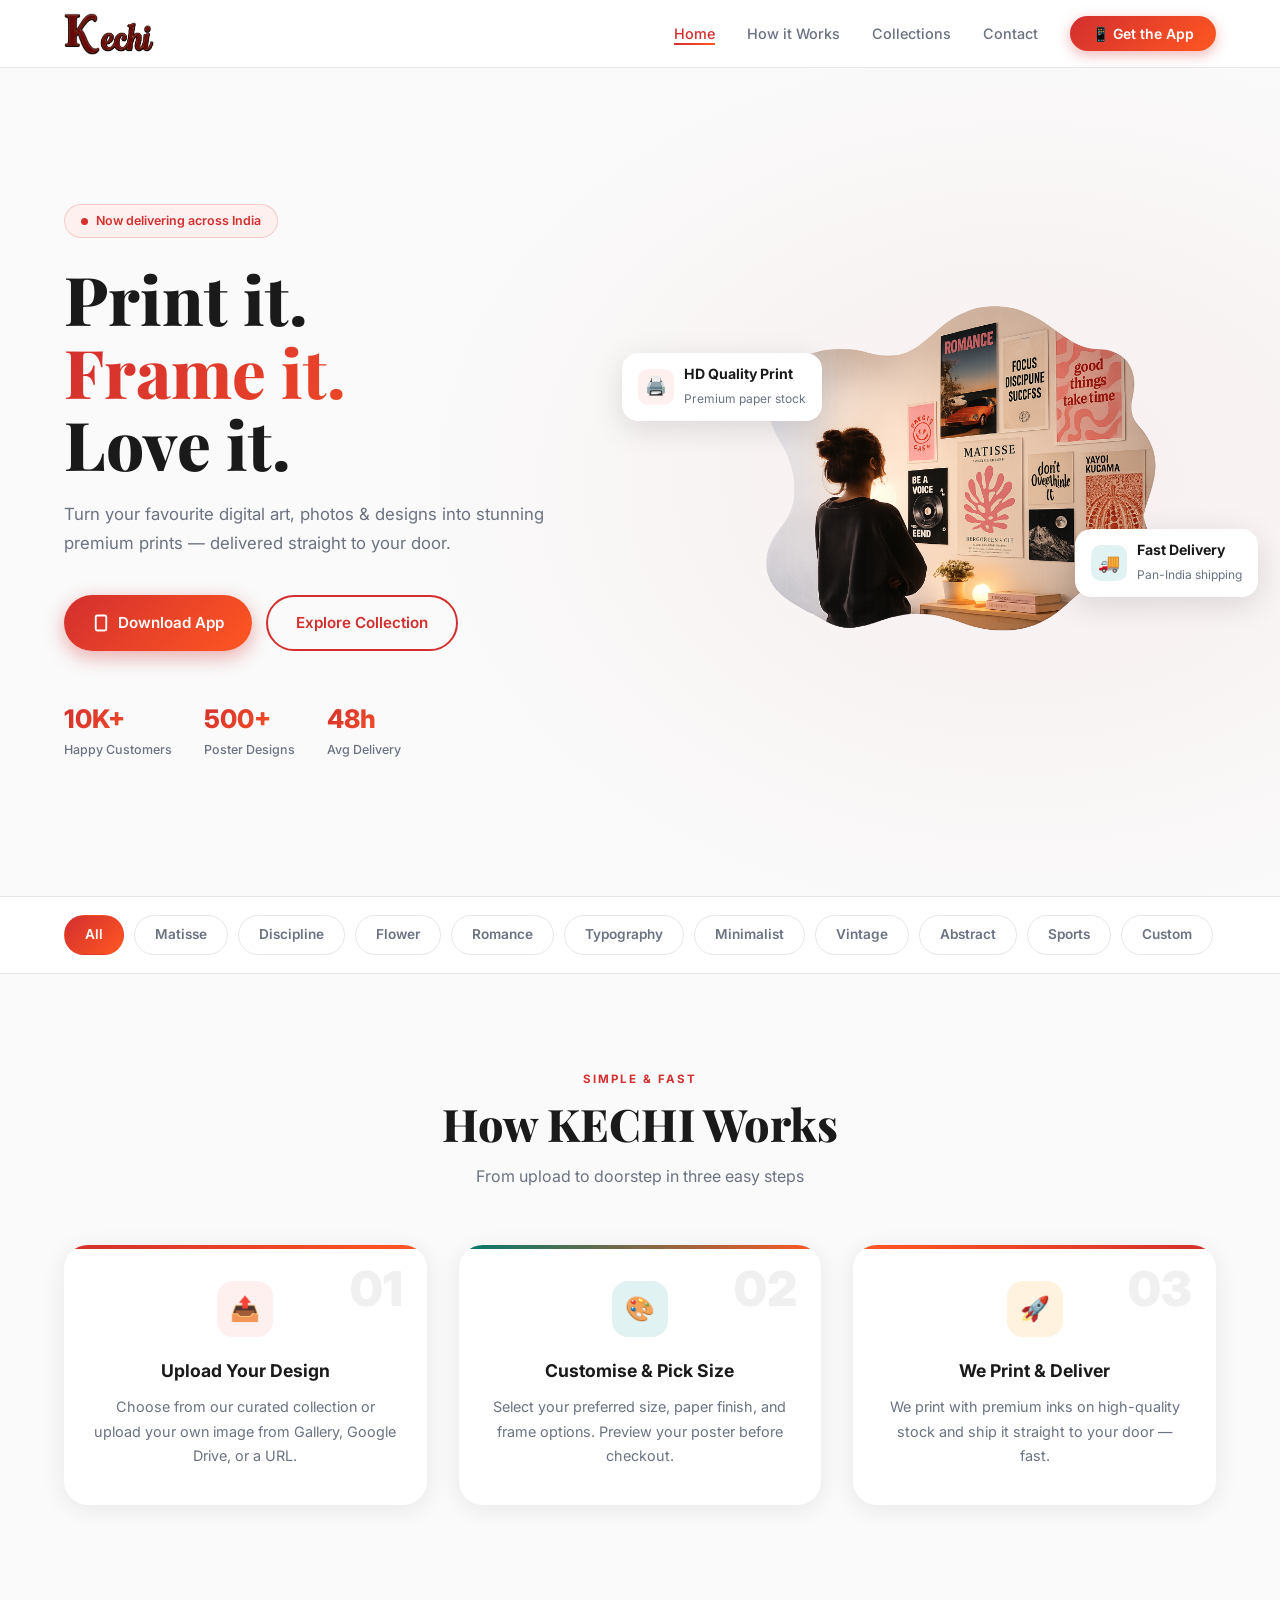
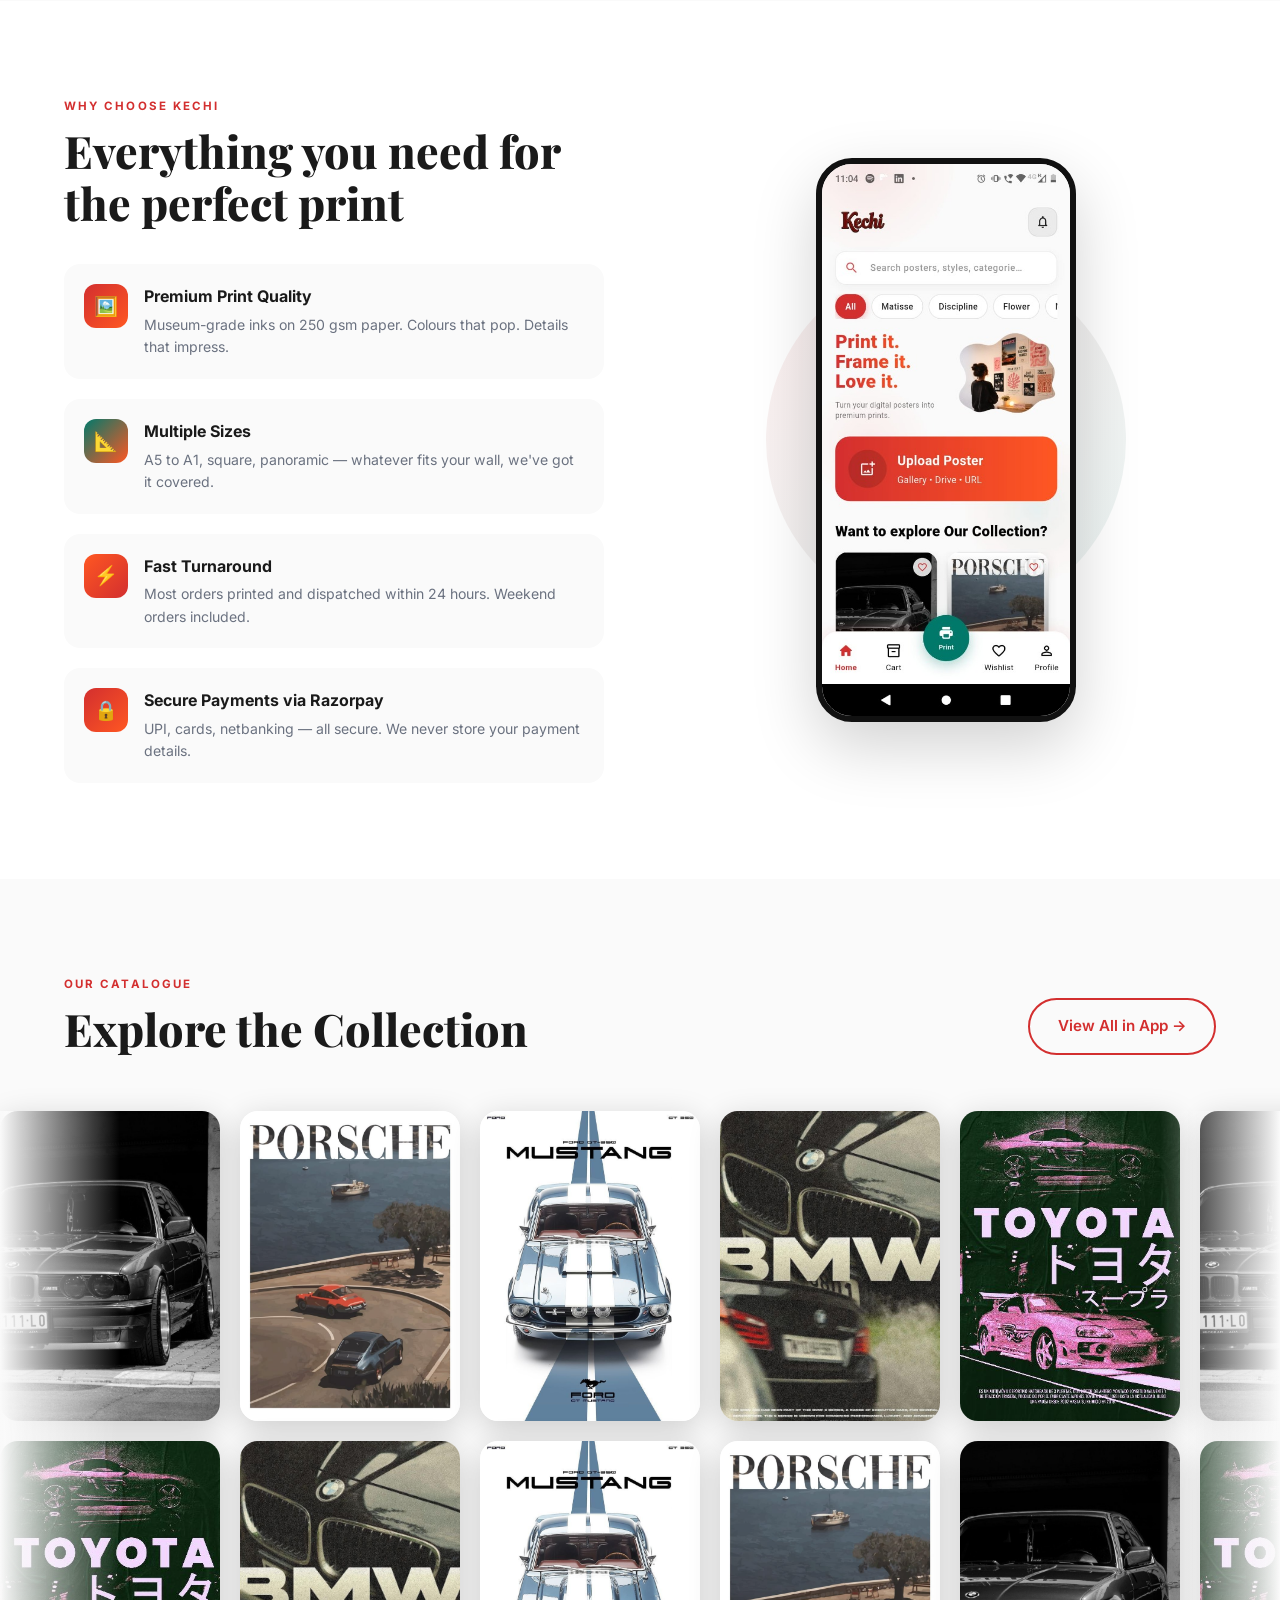
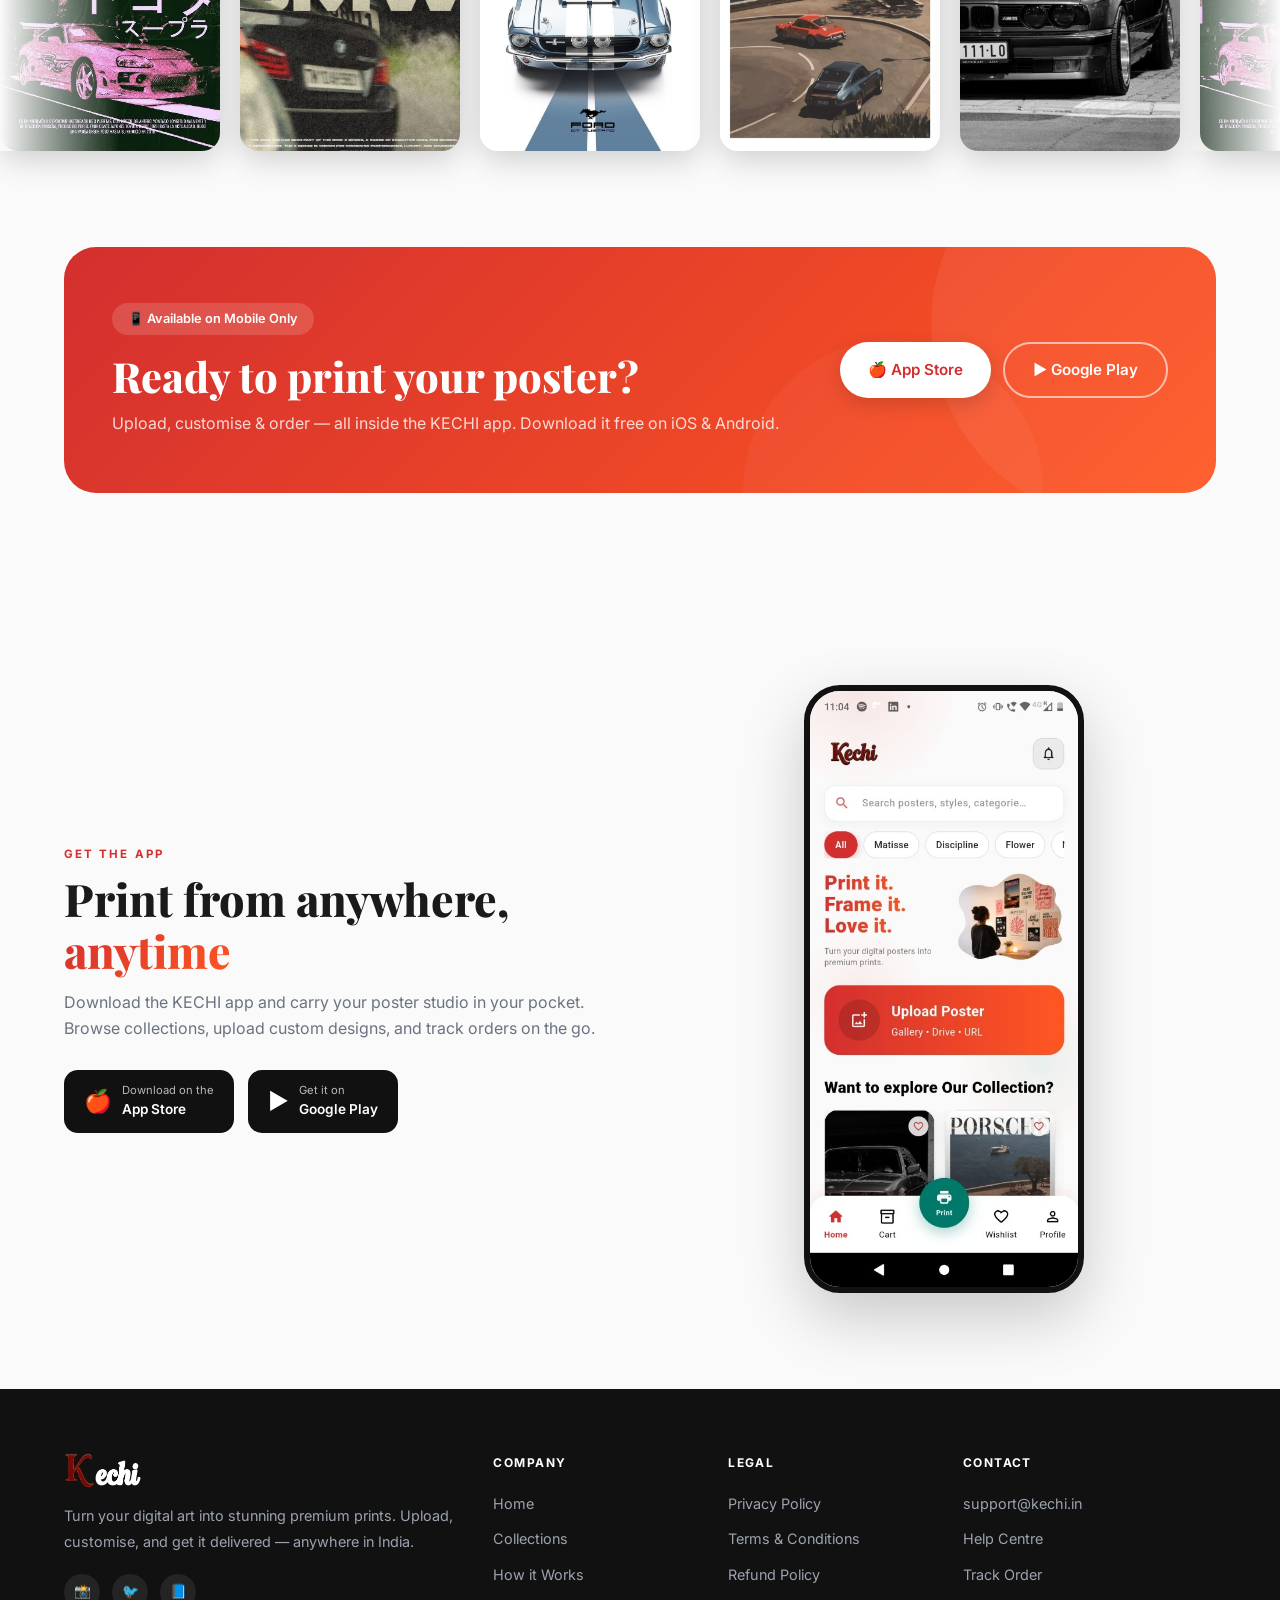
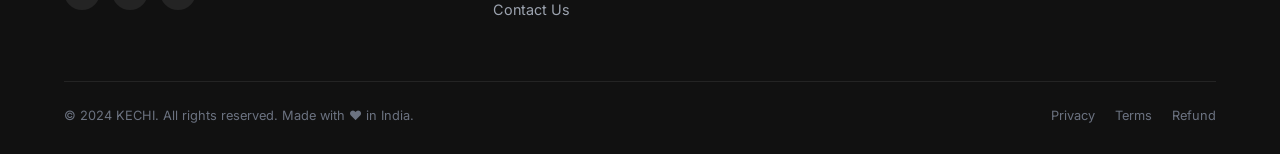
<file: index.html>
<!DOCTYPE html>
<html lang="en">
<head>
  <meta charset="UTF-8"/>
  <meta name="viewport" content="width=device-width, initial-scale=1.0"/>
  <title>KECHI — Print it. Frame it. Love it.</title>
  <meta name="description" content="KECHI is your go-to poster printing platform. Upload, customise and get premium prints delivered to your door."/>
  <link rel="stylesheet" href="styles.css"/>
  <style>
    /* ── HERO ──────────────────────────────────── */
    .hero {
      min-height: 92vh;
      display: grid;
      grid-template-columns: 1fr 1fr;
      align-items: center;
      padding: 0 5%;
      gap: 48px;
      position: relative;
      overflow: hidden;
    }
    .hero::before {
      content: '';
      position: absolute; inset: 0;
      background: radial-gradient(ellipse 70% 80% at 80% 50%, rgba(211,47,47,.06) 0%, transparent 70%);
      pointer-events: none;
    }
    .hero-left { z-index: 1; }
    .hero-badge {
      display: inline-flex; align-items: center; gap: 8px;
      background: #FFF0F0; border: 1px solid rgba(211,47,47,.2);
      border-radius: 50px; padding: 6px 16px;
      font-size: .78rem; font-weight: 600; color: var(--primary);
      margin-bottom: 24px;
    }
    .hero-badge span { width: 7px; height: 7px; border-radius: 50%; background: var(--primary); animation: pulse 1.8s infinite; }
    @keyframes pulse { 0%,100%{opacity:1}50%{opacity:.4} }
    .hero-title {
      font-family: 'Playfair Display', serif;
      font-size: clamp(2.4rem, 5.5vw, 4.2rem);
      font-weight: 800;
      line-height: 1.08;
      margin-bottom: 20px;
    }
    .hero-title span { display: block; }
    .hero-title .line1 { color: var(--text); }
    .hero-title .line2 {
      background: linear-gradient(135deg, #D32F2F, #FF5722);
      -webkit-background-clip: text; -webkit-text-fill-color: transparent; background-clip: text;
    }
    .hero-title .line3 { color: var(--text); }
    .hero-sub {
      color: var(--muted); font-size: 1.05rem; line-height: 1.75;
      margin-bottom: 36px; max-width: 480px;
    }
    .hero-actions { display: flex; gap: 14px; flex-wrap: wrap; margin-bottom: 48px; }
    .hero-stats {
      display: flex; gap: 32px; flex-wrap: wrap;
    }
    .stat-item { }
    .stat-num {
      font-size: 1.6rem; font-weight: 800;
      background: linear-gradient(135deg, #D32F2F, #FF5722);
      -webkit-background-clip: text; -webkit-text-fill-color: transparent; background-clip: text;
    }
    .stat-label { font-size: .78rem; color: var(--muted); font-weight: 500; }

    .hero-right {
      display: flex; align-items: center; justify-content: center;
      position: relative; z-index: 1;
    }
    .hero-img-wrap {
      position: relative;
      animation: float 5s ease-in-out infinite;
    }
    .hero-img-wrap img {
      width: 100%; max-width: 540px;
      border-radius: 24px;
      /* The image already has the blob shape */
    }
    .hero-badge-float {
      position: absolute;
      background: #fff;
      border-radius: 16px;
      padding: 10px 16px;
      box-shadow: 0 8px 32px rgba(0,0,0,.12);
      display: flex; align-items: center; gap: 10px;
      white-space: nowrap;
    }
    .hero-badge-float.top-left {
      top: 14%; left: -48px;
    }
    .hero-badge-float.bottom-right {
      bottom: 18%; right: -48px;
    }
    .badge-icon {
      width: 36px; height: 36px; border-radius: 10px;
      display: flex; align-items: center; justify-content: center;
      font-size: 1.1rem;
    }
    .badge-icon.red  { background: #FFF0F0; }
    .badge-icon.teal { background: #E0F2F1; }
    .badge-text strong { display: block; font-size: .88rem; font-weight: 700; }
    .badge-text span   { font-size: .75rem; color: var(--muted); }

    /* ── CATEGORIES STRIP ───────────────────── */
    .cat-strip {
      background: var(--surface);
      padding: 18px 5%;
      border-top: 1px solid var(--border);
      border-bottom: 1px solid var(--border);
      overflow-x: auto;
      -webkit-overflow-scrolling: touch;
    }
    .cat-list {
      display: flex; gap: 10px; list-style: none;
      width: max-content;
    }
    .cat-item {
      padding: 8px 20px; border-radius: 50px;
      font-size: .85rem; font-weight: 600;
      border: 1.5px solid var(--border);
      color: var(--muted); cursor: pointer;
      transition: all .2s; white-space: nowrap;
    }
    .cat-item:hover, .cat-item.active {
      background: linear-gradient(135deg, #D32F2F, #FF5722);
      border-color: transparent; color: #fff;
    }

    /* ── HOW IT WORKS ──────────────────────── */
    .how-section {
      padding: 96px 5%;
      text-align: center;
    }
    .steps-grid {
      display: grid;
      grid-template-columns: repeat(3, 1fr);
      gap: 32px;
      margin-top: 56px;
    }
    .step-card {
      background: var(--surface);
      border-radius: 24px;
      padding: 36px 28px;
      box-shadow: var(--shadow);
      transition: transform .25s, box-shadow .25s;
      position: relative;
      overflow: hidden;
    }
    .step-card::before {
      content: '';
      position: absolute; top: 0; left: 0; right: 0;
      height: 4px;
    }
    .step-card:nth-child(1)::before { background: linear-gradient(90deg, #D32F2F, #FF5722); }
    .step-card:nth-child(2)::before { background: linear-gradient(90deg, #00796B, #FF5722); }
    .step-card:nth-child(3)::before { background: linear-gradient(90deg, #FF5722, #D32F2F); }
    .step-card:hover { transform: translateY(-6px); box-shadow: var(--shadow-lg); }
    .step-num {
      font-size: 3rem; font-weight: 900; line-height: 1;
      opacity: .06; position: absolute; top: 20px; right: 24px;
    }
    .step-icon {
      width: 56px; height: 56px; border-radius: 16px;
      display: flex; align-items: center; justify-content: center;
      font-size: 1.5rem; margin: 0 auto 20px;
    }
    .step-icon.red  { background: #FFF0F0; }
    .step-icon.teal { background: #E0F2F1; }
    .step-icon.ora  { background: #FFF3E0; }
    .step-card h3 { font-size: 1.1rem; font-weight: 700; margin-bottom: 10px; }
    .step-card p  { color: var(--muted); font-size: .9rem; line-height: 1.7; }

    /* ── FEATURES ──────────────────────────── */
    .features-section {
      background: var(--surface);
      padding: 96px 5%;
    }
    .features-inner {
      display: grid; grid-template-columns: 1fr 1fr;
      gap: 72px; align-items: center;
    }
    .features-list {
      list-style: none; margin-top: 36px;
      display: flex; flex-direction: column; gap: 20px;
    }
    .feature-item {
      display: flex; gap: 16px; align-items: flex-start;
      padding: 20px; border-radius: 16px;
      background: var(--bg);
      transition: background .2s, transform .2s;
    }
    .feature-item:hover { background: #FFF0F0; transform: translateX(4px); }
    .feature-icon {
      width: 44px; height: 44px; border-radius: 12px; flex-shrink: 0;
      display: flex; align-items: center; justify-content: center; font-size: 1.2rem;
    }
    .feature-icon.red  { background: linear-gradient(135deg, #D32F2F, #FF5722); }
    .feature-icon.teal { background: linear-gradient(135deg, #00796B, #FF5722); }
    .feature-icon.ora  { background: linear-gradient(135deg, #FF5722, #D32F2F); }
    .feature-text h4 { font-weight: 700; margin-bottom: 4px; }
    .feature-text p  { color: var(--muted); font-size: .88rem; line-height: 1.6; }

    .features-mockup {
      display: flex; align-items: center; justify-content: center; position: relative;
    }
    .mockup-phone {
      width: 260px;
      border-radius: 36px;
      box-shadow: 0 24px 64px rgba(0,0,0,.18);
      border: 6px solid #111;
      position: relative; z-index: 2;
      animation: float 6s ease-in-out infinite;
    }
    .mockup-bg-circle {
      position: absolute; width: 360px; height: 360px; border-radius: 50%;
      background: linear-gradient(135deg, rgba(211,47,47,.08), rgba(0,121,107,.08));
      z-index: 1;
    }

    /* ── COLLECTIONS — 3D MARQUEE WALL ─────── */
    .collections-section {
      padding: 96px 0;
      overflow: hidden;
    }
    .collections-header {
      display: flex; justify-content: space-between; align-items: flex-end;
      margin-bottom: 56px; flex-wrap: wrap; gap: 16px;
      padding: 0 5%;
    }

    /* Marquee track wrapper */
    .marquee-wall {
      display: flex; flex-direction: column; gap: 20px;
      perspective: 1200px;
    }
    .marquee-row {
      display: flex; gap: 20px;
      width: max-content;
      will-change: transform;
    }
    .marquee-row-1 { animation: scrollLeft 28s linear infinite; }
    .marquee-row-2 { animation: scrollRight 32s linear infinite; }

    @keyframes scrollLeft  { from { transform: translateX(0); }  to { transform: translateX(-50%); } }
    @keyframes scrollRight { from { transform: translateX(-50%); } to { transform: translateX(0); } }

    /* Pause on hover of the entire wall */
    .marquee-wall:hover .marquee-row { animation-play-state: paused; }

    /* Individual poster card */
    .marquee-card {
      position: relative;
      width: 220px;
      height: 310px;
      border-radius: 18px;
      overflow: hidden;
      flex-shrink: 0;
      cursor: pointer;
      box-shadow: 0 8px 32px rgba(0,0,0,.18);
      transform-style: preserve-3d;
      transition: transform .35s cubic-bezier(.25,.46,.45,.94),
                  box-shadow .35s ease;
    }
    .marquee-card img {
      width: 100%; height: 100%;
      object-fit: cover;
      display: block;
      pointer-events: none;
      transition: transform .5s ease;
    }
    /* Hover: lift + slight 3D tilt */
    .marquee-card:hover {
      transform: translateY(-12px) rotateY(-8deg) scale(1.06);
      box-shadow: 0 28px 60px rgba(0,0,0,.32);
      z-index: 10;
    }
    .marquee-card:hover img { transform: scale(1.07); }

    /* Overlay label */
    .marquee-card-overlay {
      position: absolute; inset: 0;
      background: linear-gradient(180deg, transparent 45%, rgba(0,0,0,.82));
      display: flex; flex-direction: column;
      justify-content: flex-end; padding: 16px;
      opacity: 0;
      transition: opacity .3s ease;
    }
    .marquee-card:hover .marquee-card-overlay { opacity: 1; }
    .marquee-card-overlay h4 {
      color: #fff; font-size: .9rem; font-weight: 700; margin: 0 0 4px;
    }
    .marquee-card-overlay span {
      color: rgba(255,255,255,.7); font-size: .75rem;
    }
    .marquee-card-overlay .overlay-btn {
      margin-top: 10px;
      display: inline-block;
      background: linear-gradient(135deg, #D32F2F, #FF5722);
      color: #fff; font-size: .75rem; font-weight: 700;
      padding: 6px 14px; border-radius: 50px;
      width: fit-content;
    }

    /* Edge fade masks */
    .marquee-wall-wrap {
      position: relative;
    }
    .marquee-wall-wrap::before,
    .marquee-wall-wrap::after {
      content: '';
      position: absolute; top: 0; bottom: 0; width: 120px;
      z-index: 5; pointer-events: none;
    }
    .marquee-wall-wrap::before {
      left: 0;
      background: linear-gradient(90deg, var(--bg), transparent);
    }
    .marquee-wall-wrap::after {
      right: 0;
      background: linear-gradient(270deg, var(--bg), transparent);
    }

    /* ── UPLOAD CTA ─────────────────────────── */
    .upload-cta {
      margin: 0 5% 96px;
      background: linear-gradient(135deg, #D32F2F 0%, #FF5722 100%);
      border-radius: 32px;
      padding: 56px 48px;
      display: flex; align-items: center; justify-content: space-between;
      gap: 32px; flex-wrap: wrap;
      position: relative; overflow: hidden;
    }
    .upload-cta::before {
      content: '';
      position: absolute; top: -50%; right: -10%;
      width: 400px; height: 400px; border-radius: 50%;
      background: rgba(255,255,255,.06);
      pointer-events: none;
    }
    .upload-cta::after {
      content: '';
      position: absolute; bottom: -60%; right: 15%;
      width: 300px; height: 300px; border-radius: 50%;
      background: rgba(255,255,255,.04);
      pointer-events: none;
    }
    .upload-left { z-index: 1; }
    .upload-left h2 {
      font-family: 'Playfair Display', serif;
      font-size: clamp(1.8rem, 3.5vw, 2.6rem);
      font-weight: 800; color: #fff; line-height: 1.2;
    }
    .upload-left p { color: rgba(255,255,255,.8); margin-top: 10px; font-size: 1rem; }
    .upload-right { z-index: 1; display: flex; gap: 12px; flex-wrap: wrap; }
    .btn-white {
      background: #fff; color: #D32F2F;
      box-shadow: 0 6px 20px rgba(0,0,0,.15);
    }
    .btn-white:hover { transform: translateY(-2px); box-shadow: 0 10px 28px rgba(0,0,0,.2); }
    .btn-white-outline {
      background: transparent; border: 2px solid rgba(255,255,255,.6); color: #fff;
    }
    .btn-white-outline:hover { background: rgba(255,255,255,.15); border-color: #fff; }

    /* ── TESTIMONIALS ───────────────────────── */
    .testimonials-section {
      background: var(--surface);
      padding: 96px 5%;
      text-align: center;
    }
    .testimonials-grid {
      display: grid; grid-template-columns: repeat(3, 1fr);
      gap: 24px; margin-top: 56px;
    }
    .testimonial-card {
      background: var(--bg); border-radius: 24px; padding: 28px;
      text-align: left; border: 1px solid var(--border);
      transition: transform .25s, box-shadow .25s;
    }
    .testimonial-card:hover { transform: translateY(-4px); box-shadow: var(--shadow); }
    .stars { color: #F59E0B; font-size: .95rem; margin-bottom: 14px; letter-spacing: 2px; }
    .testimonial-text {
      color: #374151; font-size: .95rem; line-height: 1.75;
      font-style: italic; margin-bottom: 20px;
    }
    .testimonial-author { display: flex; align-items: center; gap: 12px; }
    .author-avatar {
      width: 40px; height: 40px; border-radius: 50%;
      display: flex; align-items: center; justify-content: center;
      font-weight: 700; font-size: .9rem; color: #fff;
    }
    .av1 { background: linear-gradient(135deg, #D32F2F, #FF5722); }
    .av2 { background: linear-gradient(135deg, #00796B, #FF5722); }
    .av3 { background: linear-gradient(135deg, #FF5722, #D32F2F); }
    .author-name { font-weight: 700; font-size: .9rem; }
    .author-city { font-size: .78rem; color: var(--muted); }

    /* ── APP DOWNLOAD ───────────────────────── */
    .app-section {
      padding: 96px 5%;
      display: grid; grid-template-columns: 1fr 1fr;
      gap: 64px; align-items: center;
    }
    .app-left {}
    .app-stores { display: flex; gap: 14px; flex-wrap: wrap; margin-top: 28px; }
    .store-btn {
      display: flex; align-items: center; gap: 10px;
      background: #111; color: #fff;
      border-radius: 14px; padding: 12px 20px;
      font-size: .85rem; font-weight: 600;
      transition: opacity .2s, transform .2s;
    }
    .store-btn:hover { opacity: .85; transform: translateY(-2px); }
    .store-icon { font-size: 1.4rem; }
    .store-sub { font-size: .7rem; font-weight: 400; opacity: .7; }

    .app-right { display: flex; align-items: center; justify-content: center; }
    .phone-frame {
      position: relative; width: 280px;
      animation: float 5s ease-in-out infinite;
    }
    .phone-frame img {
      border-radius: 36px;
      box-shadow: 0 24px 64px rgba(0,0,0,.2);
      border: 6px solid #111;
      width: 100%;
    }

    /* ── RESPONSIVE ─────────────────────────── */
    @media (max-width: 900px) {
      .hero { grid-template-columns: 1fr; min-height: auto; padding-top: 48px; padding-bottom: 48px; }
      .hero-right { order: -1; }
      .hero-img-wrap img { max-width: 420px; }
      .hero-badge-float { display: none; }
      .steps-grid { grid-template-columns: 1fr; }
      .features-inner { grid-template-columns: 1fr; }
      .testimonials-grid { grid-template-columns: 1fr; }
      .app-section { grid-template-columns: 1fr; text-align: center; }
      .app-stores { justify-content: center; }
      .app-right { order: -1; }
      .marquee-card { width: 170px; height: 240px; }
    }
    @media (max-width: 640px) {
      .hero-stats { gap: 20px; }
      .marquee-card { width: 140px; height: 200px; }
      .marquee-wall-wrap::before,
      .marquee-wall-wrap::after { width: 60px; }
    }
  </style>
</head>
<body>

<!-- ═══════════════════ NAVBAR ═══════════════════ -->
<nav class="navbar" id="navbar">
  <a href="index.html" class="logo">
    <img src="logo-k.png" alt="K" class="logo-k"/>
    <img src="logo-echi.png" alt="echi" class="logo-echi"/>
  </a>
  <ul class="nav-links">
    <li><a href="index.html" class="active">Home</a></li>
    <li><a href="#how-it-works">How it Works</a></li>
    <li><a href="#collections">Collections</a></li>
    <li><a href="contact.html">Contact</a></li>
    <li><a href="#get-app" class="nav-cta">📱 Get the App</a></li>
  </ul>
  <button class="hamburger" id="hamburger" aria-label="Menu">
    <span></span><span></span><span></span>
  </button>
</nav>

<!-- Mobile Menu -->
<div class="mobile-menu" id="mobileMenu">
  <button class="mobile-close" id="mobileClose">✕</button>
  <a href="index.html">Home</a>
  <a href="#how-it-works" onclick="document.getElementById('mobileMenu').classList.remove('open')">How it Works</a>
  <a href="#collections" onclick="document.getElementById('mobileMenu').classList.remove('open')">Collections</a>
  <a href="contact.html">Contact</a>
  <a href="#get-app" class="btn btn-primary" onclick="document.getElementById('mobileMenu').classList.remove('open')">📱 Get the App</a>
</div>

<!-- ═══════════════════ HERO ═══════════════════ -->
<section class="hero">
  <div class="hero-left">
    <div class="hero-badge fade-up">
      <span></span> Now delivering across India
    </div>
    <h1 class="hero-title fade-up delay-1">
      <span class="line1">Print it.</span>
      <span class="line2">Frame it.</span>
      <span class="line3">Love it.</span>
    </h1>
    <p class="hero-sub fade-up delay-2">
      Turn your favourite digital art, photos &amp; designs into stunning premium prints — delivered straight to your door.
    </p>
    <div class="hero-actions fade-up delay-3">
      <a href="#get-app" class="btn btn-primary">
        <svg width="18" height="18" viewBox="0 0 24 24" fill="none" stroke="currentColor" stroke-width="2.5"><rect x="5" y="2" width="14" height="20" rx="2" ry="2"/><line x1="12" y1="18" x2="12.01" y2="18"/></svg>
        Download App
      </a>
      <a href="#collections" class="btn btn-outline">Explore Collection</a>
    </div>
    <div class="hero-stats fade-up delay-4">
      <div class="stat-item">
        <div class="stat-num">10K+</div>
        <div class="stat-label">Happy Customers</div>
      </div>
      <div class="stat-item">
        <div class="stat-num">500+</div>
        <div class="stat-label">Poster Designs</div>
      </div>
      <div class="stat-item">
        <div class="stat-num">48h</div>
        <div class="stat-label">Avg Delivery</div>
      </div>
    </div>
  </div>

  <div class="hero-right fade-up delay-2">
    <div class="hero-img-wrap">
      <img src="hero.png" alt="Person admiring a poster wall"/>

      <div class="hero-badge-float top-left">
        <div class="badge-icon red">🖨️</div>
        <div class="badge-text">
          <strong>HD Quality Print</strong>
          <span>Premium paper stock</span>
        </div>
      </div>

      <div class="hero-badge-float bottom-right">
        <div class="badge-icon teal">🚚</div>
        <div class="badge-text">
          <strong>Fast Delivery</strong>
          <span>Pan-India shipping</span>
        </div>
      </div>
    </div>
  </div>
</section>

<!-- ═══════════════════ CATEGORY STRIP ═══════════════════ -->
<div class="cat-strip">
  <ul class="cat-list">
    <li class="cat-item active">All</li>
    <li class="cat-item">Matisse</li>
    <li class="cat-item">Discipline</li>
    <li class="cat-item">Flower</li>
    <li class="cat-item">Romance</li>
    <li class="cat-item">Typography</li>
    <li class="cat-item">Minimalist</li>
    <li class="cat-item">Vintage</li>
    <li class="cat-item">Abstract</li>
    <li class="cat-item">Sports</li>
    <li class="cat-item">Custom</li>
  </ul>
</div>

<!-- ═══════════════════ HOW IT WORKS ═══════════════════ -->
<section class="how-section" id="how-it-works">
  <p class="section-label">Simple &amp; Fast</p>
  <h2 class="section-title">How KECHI Works</h2>
  <p class="section-sub" style="margin: 14px auto 0;">From upload to doorstep in three easy steps</p>

  <div class="steps-grid">
    <div class="step-card">
      <div class="step-num">01</div>
      <div class="step-icon red">📤</div>
      <h3>Upload Your Design</h3>
      <p>Choose from our curated collection or upload your own image from Gallery, Google Drive, or a URL.</p>
    </div>
    <div class="step-card">
      <div class="step-num">02</div>
      <div class="step-icon teal">🎨</div>
      <h3>Customise &amp; Pick Size</h3>
      <p>Select your preferred size, paper finish, and frame options. Preview your poster before checkout.</p>
    </div>
    <div class="step-card">
      <div class="step-num">03</div>
      <div class="step-icon ora">🚀</div>
      <h3>We Print &amp; Deliver</h3>
      <p>We print with premium inks on high-quality stock and ship it straight to your door — fast.</p>
    </div>
  </div>
</section>

<!-- ═══════════════════ FEATURES ═══════════════════ -->
<section class="features-section">
  <div class="features-inner">
    <div>
      <p class="section-label">Why Choose KECHI</p>
      <h2 class="section-title">Everything you need for the perfect print</h2>
      <ul class="features-list">
        <li class="feature-item">
          <div class="feature-icon red">🖼️</div>
          <div class="feature-text">
            <h4>Premium Print Quality</h4>
            <p>Museum-grade inks on 250 gsm paper. Colours that pop. Details that impress.</p>
          </div>
        </li>
        <li class="feature-item">
          <div class="feature-icon teal">📐</div>
          <div class="feature-text">
            <h4>Multiple Sizes</h4>
            <p>A5 to A1, square, panoramic — whatever fits your wall, we've got it covered.</p>
          </div>
        </li>
        <li class="feature-item">
          <div class="feature-icon ora">⚡</div>
          <div class="feature-text">
            <h4>Fast Turnaround</h4>
            <p>Most orders printed and dispatched within 24 hours. Weekend orders included.</p>
          </div>
        </li>
        <li class="feature-item">
          <div class="feature-icon red">🔒</div>
          <div class="feature-text">
            <h4>Secure Payments via Razorpay</h4>
            <p>UPI, cards, netbanking — all secure. We never store your payment details.</p>
          </div>
        </li>
      </ul>
    </div>

    <div class="features-mockup">
      <div class="mockup-bg-circle"></div>
      <img class="mockup-phone" src="app-screenshot.jpg" alt="KECHI app screenshot"/>
    </div>
  </div>
</section>

<!-- ═══════════════════ COLLECTIONS — 3D MARQUEE WALL ═══════════════════ -->
<section class="collections-section" id="collections">
  <div class="collections-header">
    <div>
      <p class="section-label">Our Catalogue</p>
      <h2 class="section-title">Explore the Collection</h2>
    </div>
    <a href="#get-app" class="btn btn-outline">View All in App →</a>
  </div>

  <div class="marquee-wall-wrap">
    <div class="marquee-wall">

      <!-- ── ROW 1: scrolls LEFT ── -->
      <div class="marquee-row marquee-row-1">
        <!-- set A -->
        <div class="marquee-card">
          <img src="poster-bmw-m5.png" alt="BMW M5 Poster" loading="lazy"/>
          <div class="marquee-card-overlay">
            <h4>BMW M5</h4>
            <span>Classic Series</span>
            <a href="#get-app" class="overlay-btn">Order Print →</a>
          </div>
        </div>
        <div class="marquee-card">
          <img src="poster-porsche.png" alt="Porsche Poster" loading="lazy"/>
          <div class="marquee-card-overlay">
            <h4>Porsche 911</h4>
            <span>Vintage Edition</span>
            <a href="#get-app" class="overlay-btn">Order Print →</a>
          </div>
        </div>
        <div class="marquee-card">
          <img src="poster-mustang.png" alt="Ford Mustang Poster" loading="lazy"/>
          <div class="marquee-card-overlay">
            <h4>Ford Mustang GT350</h4>
            <span>Muscle Series</span>
            <a href="#get-app" class="overlay-btn">Order Print →</a>
          </div>
        </div>
        <div class="marquee-card">
          <img src="poster-bmw.jpg" alt="BMW Poster" loading="lazy"/>
          <div class="marquee-card-overlay">
            <h4>BMW Series</h4>
            <span>Urban Edition</span>
            <a href="#get-app" class="overlay-btn">Order Print →</a>
          </div>
        </div>
        <div class="marquee-card">
          <img src="poster-toyota.png" alt="Toyota Supra Poster" loading="lazy"/>
          <div class="marquee-card-overlay">
            <h4>Toyota Supra</h4>
            <span>JDM Series</span>
            <a href="#get-app" class="overlay-btn">Order Print →</a>
          </div>
        </div>
        <!-- set B (duplicate for seamless loop) -->
        <div class="marquee-card">
          <img src="poster-bmw-m5.png" alt="BMW M5 Poster" loading="lazy"/>
          <div class="marquee-card-overlay">
            <h4>BMW M5</h4>
            <span>Classic Series</span>
            <a href="#get-app" class="overlay-btn">Order Print →</a>
          </div>
        </div>
        <div class="marquee-card">
          <img src="poster-porsche.png" alt="Porsche Poster" loading="lazy"/>
          <div class="marquee-card-overlay">
            <h4>Porsche 911</h4>
            <span>Vintage Edition</span>
            <a href="#get-app" class="overlay-btn">Order Print →</a>
          </div>
        </div>
        <div class="marquee-card">
          <img src="poster-mustang.png" alt="Ford Mustang Poster" loading="lazy"/>
          <div class="marquee-card-overlay">
            <h4>Ford Mustang GT350</h4>
            <span>Muscle Series</span>
            <a href="#get-app" class="overlay-btn">Order Print →</a>
          </div>
        </div>
        <div class="marquee-card">
          <img src="poster-bmw.jpg" alt="BMW Poster" loading="lazy"/>
          <div class="marquee-card-overlay">
            <h4>BMW Series</h4>
            <span>Urban Edition</span>
            <a href="#get-app" class="overlay-btn">Order Print →</a>
          </div>
        </div>
        <div class="marquee-card">
          <img src="poster-toyota.png" alt="Toyota Supra Poster" loading="lazy"/>
          <div class="marquee-card-overlay">
            <h4>Toyota Supra</h4>
            <span>JDM Series</span>
            <a href="#get-app" class="overlay-btn">Order Print →</a>
          </div>
        </div>
      </div>

      <!-- ── ROW 2: scrolls RIGHT ── -->
      <div class="marquee-row marquee-row-2">
        <!-- set A (reversed order for visual variety) -->
        <div class="marquee-card">
          <img src="poster-toyota.png" alt="Toyota Supra Poster" loading="lazy"/>
          <div class="marquee-card-overlay">
            <h4>Toyota Supra</h4>
            <span>JDM Series</span>
            <a href="#get-app" class="overlay-btn">Order Print →</a>
          </div>
        </div>
        <div class="marquee-card">
          <img src="poster-bmw.jpg" alt="BMW Poster" loading="lazy"/>
          <div class="marquee-card-overlay">
            <h4>BMW Series</h4>
            <span>Urban Edition</span>
            <a href="#get-app" class="overlay-btn">Order Print →</a>
          </div>
        </div>
        <div class="marquee-card">
          <img src="poster-mustang.png" alt="Ford Mustang Poster" loading="lazy"/>
          <div class="marquee-card-overlay">
            <h4>Ford Mustang GT350</h4>
            <span>Muscle Series</span>
            <a href="#get-app" class="overlay-btn">Order Print →</a>
          </div>
        </div>
        <div class="marquee-card">
          <img src="poster-porsche.png" alt="Porsche Poster" loading="lazy"/>
          <div class="marquee-card-overlay">
            <h4>Porsche 911</h4>
            <span>Vintage Edition</span>
            <a href="#get-app" class="overlay-btn">Order Print →</a>
          </div>
        </div>
        <div class="marquee-card">
          <img src="poster-bmw-m5.png" alt="BMW M5 Poster" loading="lazy"/>
          <div class="marquee-card-overlay">
            <h4>BMW M5</h4>
            <span>Classic Series</span>
            <a href="#get-app" class="overlay-btn">Order Print →</a>
          </div>
        </div>
        <!-- set B (duplicate for seamless loop) -->
        <div class="marquee-card">
          <img src="poster-toyota.png" alt="Toyota Supra Poster" loading="lazy"/>
          <div class="marquee-card-overlay">
            <h4>Toyota Supra</h4>
            <span>JDM Series</span>
            <a href="#get-app" class="overlay-btn">Order Print →</a>
          </div>
        </div>
        <div class="marquee-card">
          <img src="poster-bmw.jpg" alt="BMW Poster" loading="lazy"/>
          <div class="marquee-card-overlay">
            <h4>BMW Series</h4>
            <span>Urban Edition</span>
            <a href="#get-app" class="overlay-btn">Order Print →</a>
          </div>
        </div>
        <div class="marquee-card">
          <img src="poster-mustang.png" alt="Ford Mustang Poster" loading="lazy"/>
          <div class="marquee-card-overlay">
            <h4>Ford Mustang GT350</h4>
            <span>Muscle Series</span>
            <a href="#get-app" class="overlay-btn">Order Print →</a>
          </div>
        </div>
        <div class="marquee-card">
          <img src="poster-porsche.png" alt="Porsche Poster" loading="lazy"/>
          <div class="marquee-card-overlay">
            <h4>Porsche 911</h4>
            <span>Vintage Edition</span>
            <a href="#get-app" class="overlay-btn">Order Print →</a>
          </div>
        </div>
        <div class="marquee-card">
          <img src="poster-bmw-m5.png" alt="BMW M5 Poster" loading="lazy"/>
          <div class="marquee-card-overlay">
            <h4>BMW M5</h4>
            <span>Classic Series</span>
            <a href="#get-app" class="overlay-btn">Order Print →</a>
          </div>
        </div>
      </div>

    </div><!-- end marquee-wall -->
  </div><!-- end marquee-wall-wrap -->
</section>

<!-- ═══════════════════ APP-ONLY CTA ═══════════════════ -->
<div class="upload-cta" id="get-app">
  <div class="upload-left">
    <div style="display:inline-flex;align-items:center;gap:8px;background:rgba(255,255,255,.15);border-radius:50px;padding:6px 16px;margin-bottom:16px;font-size:.8rem;font-weight:600;color:#fff;">
      📱 Available on Mobile Only
    </div>
    <h2>Ready to print your poster?</h2>
    <p>Upload, customise &amp; order — all inside the KECHI app. Download it free on iOS &amp; Android.</p>
  </div>
  <div class="upload-right">
    <a href="#" class="btn btn-white">
      🍎 App Store
    </a>
    <a href="#" class="btn btn-white-outline">
      ▶ Google Play
    </a>
  </div>
</div>


<!-- ═══════════════════ APP DOWNLOAD ═══════════════════ -->
<section class="app-section" id="get-app">
  <div class="app-left">
    <p class="section-label">Get the App</p>
    <h2 class="section-title">Print from anywhere,<br/><span class="grad-text-primary">anytime</span></h2>
    <p class="section-sub">Download the KECHI app and carry your poster studio in your pocket. Browse collections, upload custom designs, and track orders on the go.</p>
    <div class="app-stores">
      <a href="#" class="store-btn">
        <span class="store-icon">🍎</span>
        <div>
          <div class="store-sub">Download on the</div>
          App Store
        </div>
      </a>
      <a href="#" class="store-btn">
        <span class="store-icon">▶️</span>
        <div>
          <div class="store-sub">Get it on</div>
          Google Play
        </div>
      </a>
    </div>
  </div>
  <div class="app-right">
    <div class="phone-frame">
      <img src="app-screenshot.jpg" alt="KECHI App"/>
    </div>
  </div>
</section>

<!-- ═══════════════════ FOOTER ═══════════════════ -->
<footer>
  <div class="footer-grid">
    <div class="footer-brand footer-col">
      <div class="footer-logo">
        <img src="logo-k.png" alt="K" class="logo-k"/>
        <img src="logo-echi.png" alt="echi" class="logo-echi"/>
      </div>
      <p>Turn your digital art into stunning premium prints. Upload, customise, and get it delivered — anywhere in India.</p>
      <div class="footer-social">
        <a href="#" aria-label="Instagram">📸</a>
        <a href="#" aria-label="Twitter">🐦</a>
        <a href="#" aria-label="Facebook">📘</a>
      </div>
    </div>

    <div class="footer-col">
      <h4>Company</h4>
      <ul>
        <li><a href="index.html">Home</a></li>
        <li><a href="#collections">Collections</a></li>
        <li><a href="#how-it-works">How it Works</a></li>
        <li><a href="contact.html">Contact Us</a></li>
      </ul>
    </div>

    <div class="footer-col">
      <h4>Legal</h4>
      <ul>
        <li><a href="privacy.html">Privacy Policy</a></li>
        <li><a href="terms.html">Terms &amp; Conditions</a></li>
        <li><a href="refund.html">Refund Policy</a></li>
      </ul>
    </div>

    <div class="footer-col">
      <h4>Contact</h4>
      <ul>
        <li><a href="mailto:support@kechi.in">support@kechi.in</a></li>
        <li><a href="contact.html">Help Centre</a></li>
        <li><a href="#">Track Order</a></li>
      </ul>
    </div>
  </div>

  <div class="footer-bottom">
    <p>© 2024 KECHI. All rights reserved. Made with ❤️ in India.</p>
    <div class="policy-links">
      <a href="privacy.html">Privacy</a>
      <a href="terms.html">Terms</a>
      <a href="refund.html">Refund</a>
    </div>
  </div>
</footer>

<script>
  // Navbar scroll effect
  const nav = document.getElementById('navbar');
  window.addEventListener('scroll', () => {
    nav.classList.toggle('scrolled', window.scrollY > 20);
  });

  // Mobile menu
  document.getElementById('hamburger').addEventListener('click', () => {
    document.getElementById('mobileMenu').classList.add('open');
  });
  document.getElementById('mobileClose').addEventListener('click', () => {
    document.getElementById('mobileMenu').classList.remove('open');
  });

  // Category filter
  document.querySelectorAll('.cat-item').forEach(item => {
    item.addEventListener('click', () => {
      document.querySelectorAll('.cat-item').forEach(i => i.classList.remove('active'));
      item.classList.add('active');
    });
  });

  // Heart toggle
  document.querySelectorAll('.card-heart').forEach(h => {
    h.addEventListener('click', (e) => {
      e.stopPropagation();
      h.textContent = h.textContent.trim() === '🤍' ? '❤️' : '🤍';
    });
  });

  // Intersection Observer for fade-up
  const observer = new IntersectionObserver((entries) => {
    entries.forEach(e => {
      if (e.isIntersecting) {
        e.target.style.opacity = '1';
        e.target.style.transform = 'translateY(0)';
      }
    });
  }, { threshold: 0.15 });

  document.querySelectorAll('.step-card, .feature-item, .testimonial-card').forEach(el => {
    el.style.opacity = '0';
    el.style.transform = 'translateY(24px)';
    el.style.transition = 'opacity .6s ease, transform .6s ease';
    observer.observe(el);
  });
</script>
</body>
</html>
</file>
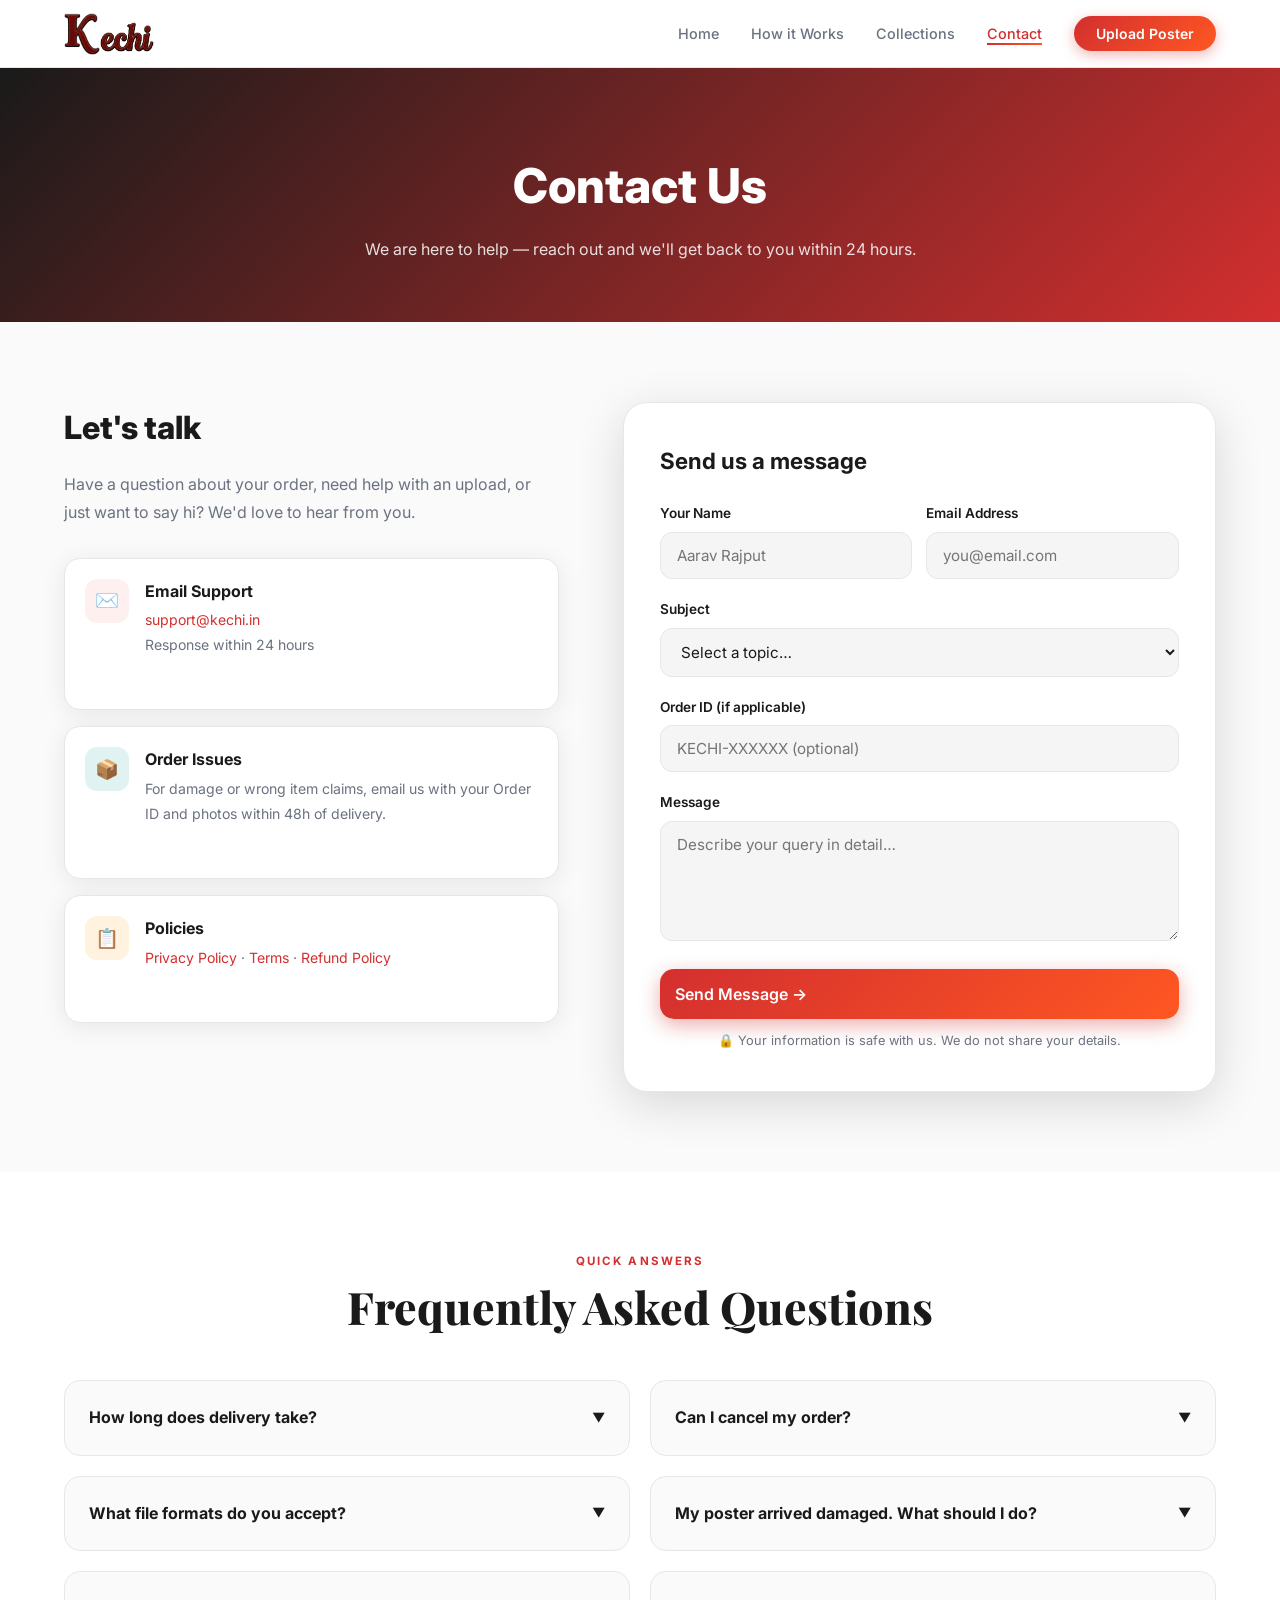
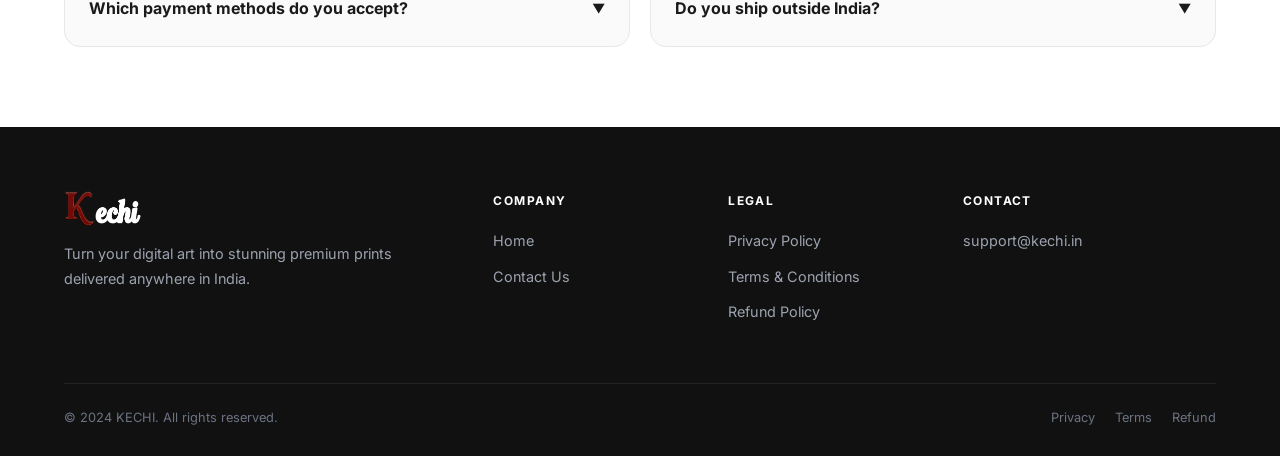
<file: contact.html>
﻿<!DOCTYPE html>
<html lang="en">
<head>
  <meta charset="UTF-8"/>
  <meta name="viewport" content="width=device-width, initial-scale=1.0"/>
  <title>Contact Us — KECHI</title>
  <link rel="stylesheet" href="styles.css"/>
  <style>
    .contact-section {
      padding: 80px 5%;
      display: grid; grid-template-columns: 1fr 1.2fr; gap: 64px; align-items: start;
    }
    .contact-info h2 { font-size: 2rem; font-weight: 800; margin-bottom: 16px; }
    .contact-info p  { color: var(--muted); line-height: 1.75; margin-bottom: 32px; }
    .contact-cards   { display: flex; flex-direction: column; gap: 16px; }
    .contact-card {
      display: flex; gap: 16px; align-items: flex-start;
      background: var(--surface); border-radius: 16px; padding: 20px;
      box-shadow: var(--shadow); border: 1px solid var(--border);
      transition: transform .2s;
    }
    .contact-card:hover { transform: translateX(4px); }
    .cc-icon {
      width: 44px; height: 44px; border-radius: 12px; flex-shrink: 0;
      display: flex; align-items: center; justify-content: center; font-size: 1.2rem;
    }
    .cc-icon.red  { background: #FFF0F0; }
    .cc-icon.teal { background: #E0F2F1; }
    .cc-icon.ora  { background: #FFF3E0; }
    .cc-text h4  { font-weight: 700; margin-bottom: 4px; }
    .cc-text p   { font-size: .88rem; color: var(--muted); }
    .cc-text a   { color: var(--primary); }

    .contact-form-wrap {
      background: var(--surface); border-radius: 24px;
      padding: 40px 36px; box-shadow: var(--shadow-lg);
      border: 1px solid var(--border);
    }
    .contact-form-wrap h3 { font-size: 1.4rem; font-weight: 700; margin-bottom: 24px; }
    .form-group { margin-bottom: 20px; }
    .form-group label { display: block; font-size: .85rem; font-weight: 600; margin-bottom: 7px; color: var(--text); }
    .form-group input,
    .form-group select,
    .form-group textarea {
      width: 100%; padding: 13px 16px; border-radius: 12px;
      border: 1.5px solid var(--border); background: var(--input-bg);
      font-family: 'Inter', sans-serif; font-size: .95rem; color: var(--text);
      outline: none; transition: border-color .2s, box-shadow .2s;
    }
    .form-group input:focus,
    .form-group select:focus,
    .form-group textarea:focus {
      border-color: #D32F2F; box-shadow: 0 0 0 3px rgba(211,47,47,.12);
      background: #fff;
    }
    .form-group textarea { min-height: 120px; resize: vertical; }
    .form-row { display: grid; grid-template-columns: 1fr 1fr; gap: 14px; }
    .form-submit { width: 100%; padding: 15px; font-size: 1rem; border-radius: 14px; }
    .form-note { font-size: .8rem; color: var(--muted); margin-top: 12px; text-align: center; }
    .success-msg {
      display: none; background: #E8F5E9; border: 1px solid #A5D6A7;
      border-radius: 12px; padding: 16px; margin-top: 16px; text-align: center;
      color: #2E7D32; font-weight: 600;
    }

    .faq-section { background: var(--surface); padding: 80px 5%; }
    .faq-grid { display: grid; grid-template-columns: 1fr 1fr; gap: 20px; margin-top: 48px; }
    .faq-item {
      background: var(--bg); border-radius: 16px; padding: 24px;
      border: 1px solid var(--border); cursor: pointer;
    }
    .faq-q { font-weight: 700; display: flex; justify-content: space-between; align-items: center; gap: 8px; }
    .faq-a { font-size: .9rem; color: var(--muted); margin-top: 10px; line-height: 1.7; display: none; }
    .faq-item.open .faq-a { display: block; }
    .faq-item.open .faq-arrow { transform: rotate(180deg); }
    .faq-arrow { transition: transform .25s; font-size: .8rem; }

    @media (max-width: 900px) {
      .contact-section { grid-template-columns: 1fr; }
      .faq-grid { grid-template-columns: 1fr; }
      .form-row { grid-template-columns: 1fr; }
    }
  </style>
</head>
<body>
<nav class="navbar" id="navbar">
  <a href="index.html" class="logo">
    <img src="logo-k.png" alt="K" class="logo-k"/>
    <img src="logo-echi.png" alt="echi" class="logo-echi"/>
  </a>
  <ul class="nav-links">
    <li><a href="index.html">Home</a></li>
    <li><a href="index.html#how-it-works">How it Works</a></li>
    <li><a href="index.html#collections">Collections</a></li>
    <li><a href="contact.html" class="active">Contact</a></li>
    <li><a href="index.html#upload" class="nav-cta">Upload Poster</a></li>
  </ul>
  <button class="hamburger" id="hamburger" aria-label="Menu"><span></span><span></span><span></span></button>
</nav>
<div class="mobile-menu" id="mobileMenu">
  <button class="mobile-close" id="mobileClose">✕</button>
  <a href="index.html">Home</a>
  <a href="contact.html">Contact</a>
  <a href="privacy.html">Privacy</a>
  <a href="terms.html">Terms</a>
  <a href="refund.html">Refund</a>
</div>

<div class="policy-hero" style="background: linear-gradient(135deg, #1A1A1A 0%, #D32F2F 100%);">
  <h1>Contact Us</h1>
  <p>We are here to help — reach out and we'll get back to you within 24 hours.</p>
</div>

<section class="contact-section">
  <div class="contact-info">
    <h2>Let's talk</h2>
    <p>Have a question about your order, need help with an upload, or just want to say hi? We'd love to hear from you.</p>

    <div class="contact-cards">
      <div class="contact-card">
        <div class="cc-icon red">✉️</div>
        <div class="cc-text">
          <h4>Email Support</h4>
          <p><a href="mailto:support@kechi.in">support@kechi.in</a><br/>Response within 24 hours</p>
        </div>
      </div>
      <div class="contact-card">
        <div class="cc-icon teal">📦</div>
        <div class="cc-text">
          <h4>Order Issues</h4>
          <p>For damage or wrong item claims, email us with your Order ID and photos within 48h of delivery.</p>
        </div>
      </div>
      <div class="contact-card">
        <div class="cc-icon ora">📋</div>
        <div class="cc-text">
          <h4>Policies</h4>
          <p>
            <a href="privacy.html">Privacy Policy</a> ·
            <a href="terms.html">Terms</a> ·
            <a href="refund.html">Refund Policy</a>
          </p>
        </div>
      </div>
    </div>
  </div>

  <div class="contact-form-wrap">
    <h3>Send us a message</h3>
    <form id="contactForm" novalidate>
      <div class="form-row">
        <div class="form-group">
          <label for="name">Your Name</label>
          <input type="text" id="name" placeholder="Aarav Rajput" required/>
        </div>
        <div class="form-group">
          <label for="email">Email Address</label>
          <input type="email" id="email" placeholder="you@email.com" required/>
        </div>
      </div>
      <div class="form-group">
        <label for="subject">Subject</label>
        <select id="subject">
          <option value="">Select a topic…</option>
          <option>Order Issue / Damage Claim</option>
          <option>Refund Request</option>
          <option>Upload Help</option>
          <option>Track My Order</option>
          <option>General Enquiry</option>
          <option>Other</option>
        </select>
      </div>
      <div class="form-group">
        <label for="orderid">Order ID (if applicable)</label>
        <input type="text" id="orderid" placeholder="KECHI-XXXXXX (optional)"/>
      </div>
      <div class="form-group">
        <label for="message">Message</label>
        <textarea id="message" placeholder="Describe your query in detail…" required></textarea>
      </div>
      <button type="submit" class="btn btn-primary form-submit">Send Message →</button>
      <p class="form-note">🔒 Your information is safe with us. We do not share your details.</p>
    </form>
    <div class="success-msg" id="successMsg">✅ Message sent! We'll get back to you within 24 hours.</div>
  </div>
</section>

<!-- FAQ -->
<section class="faq-section">
  <div style="text-align:center;">
    <p class="section-label">Quick Answers</p>
    <h2 class="section-title">Frequently Asked Questions</h2>
  </div>
  <div class="faq-grid">
    <div class="faq-item">
      <div class="faq-q">How long does delivery take? <span class="faq-arrow">▼</span></div>
      <div class="faq-a">Most orders are printed and dispatched within 24 hours. Standard delivery takes 2–5 business days depending on your location in India.</div>
    </div>
    <div class="faq-item">
      <div class="faq-q">Can I cancel my order? <span class="faq-arrow">▼</span></div>
      <div class="faq-a">Yes — but only before production begins. Once printing starts, cancellations are not possible as the poster is custom-made for you.</div>
    </div>
    <div class="faq-item">
      <div class="faq-q">What file formats do you accept? <span class="faq-arrow">▼</span></div>
      <div class="faq-a">We accept JPEG, PNG, and PDF files. For best print quality, use high-resolution files (at least 300 DPI at the intended print size).</div>
    </div>
    <div class="faq-item">
      <div class="faq-q">My poster arrived damaged. What should I do? <span class="faq-arrow">▼</span></div>
      <div class="faq-a">Email us at support@kechi.in within 48 hours of delivery with your Order ID and photos. We'll arrange a replacement or refund promptly.</div>
    </div>
    <div class="faq-item">
      <div class="faq-q">Which payment methods do you accept? <span class="faq-arrow">▼</span></div>
      <div class="faq-a">We accept UPI, credit/debit cards, net banking, and wallets — all processed securely through Razorpay.</div>
    </div>
    <div class="faq-item">
      <div class="faq-q">Do you ship outside India? <span class="faq-arrow">▼</span></div>
      <div class="faq-a">Currently, KECHI delivers across India only. International shipping is on our roadmap — stay tuned!</div>
    </div>
  </div>
</section>

<footer>
  <div class="footer-grid">
    <div class="footer-brand footer-col">
      <div class="footer-logo">
        <img src="logo-k.png" alt="K" class="logo-k"/>
        <img src="logo-echi.png" alt="echi" class="logo-echi"/>
      </div>
      <p>Turn your digital art into stunning premium prints delivered anywhere in India.</p>
    </div>
    <div class="footer-col">
      <h4>Company</h4>
      <ul><li><a href="index.html">Home</a></li><li><a href="contact.html">Contact Us</a></li></ul>
    </div>
    <div class="footer-col">
      <h4>Legal</h4>
      <ul>
        <li><a href="privacy.html">Privacy Policy</a></li>
        <li><a href="terms.html">Terms &amp; Conditions</a></li>
        <li><a href="refund.html">Refund Policy</a></li>
      </ul>
    </div>
    <div class="footer-col">
      <h4>Contact</h4>
      <ul><li><a href="mailto:support@kechi.in">support@kechi.in</a></li></ul>
    </div>
  </div>
  <div class="footer-bottom">
    <p>© 2024 KECHI. All rights reserved.</p>
    <div class="policy-links">
      <a href="privacy.html">Privacy</a>
      <a href="terms.html">Terms</a>
      <a href="refund.html">Refund</a>
    </div>
  </div>
</footer>

<script>
  const nav = document.getElementById('navbar');
  window.addEventListener('scroll', () => nav.classList.toggle('scrolled', window.scrollY > 20));
  document.getElementById('hamburger').addEventListener('click', () => document.getElementById('mobileMenu').classList.add('open'));
  document.getElementById('mobileClose').addEventListener('click', () => document.getElementById('mobileMenu').classList.remove('open'));

  // FAQ accordion
  document.querySelectorAll('.faq-item').forEach(item => {
    item.addEventListener('click', () => {
      const isOpen = item.classList.contains('open');
      document.querySelectorAll('.faq-item').forEach(i => i.classList.remove('open'));
      if (!isOpen) item.classList.add('open');
    });
  });

  // Form submit simulation
  document.getElementById('contactForm').addEventListener('submit', (e) => {
    e.preventDefault();
    document.getElementById('contactForm').style.display = 'none';
    document.getElementById('successMsg').style.display = 'block';
  });
</script>
</body>
</html>
</file>
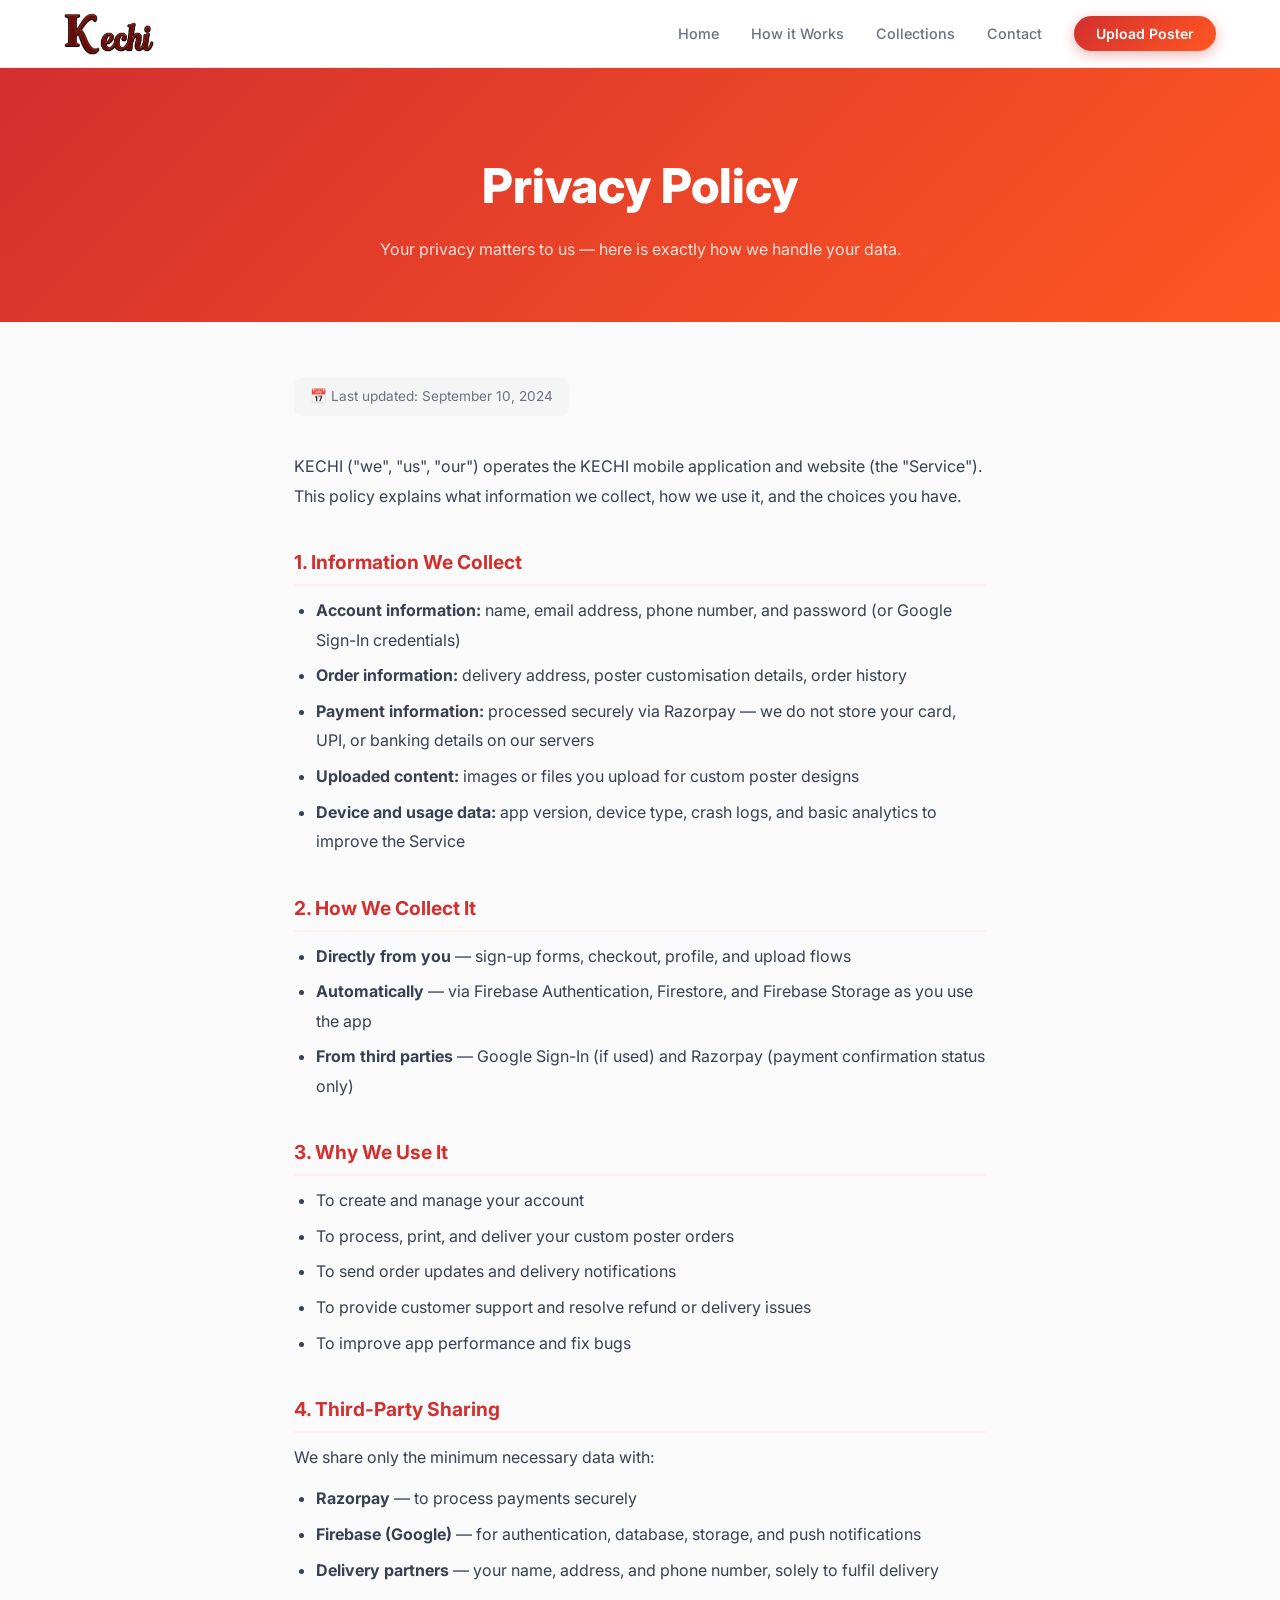
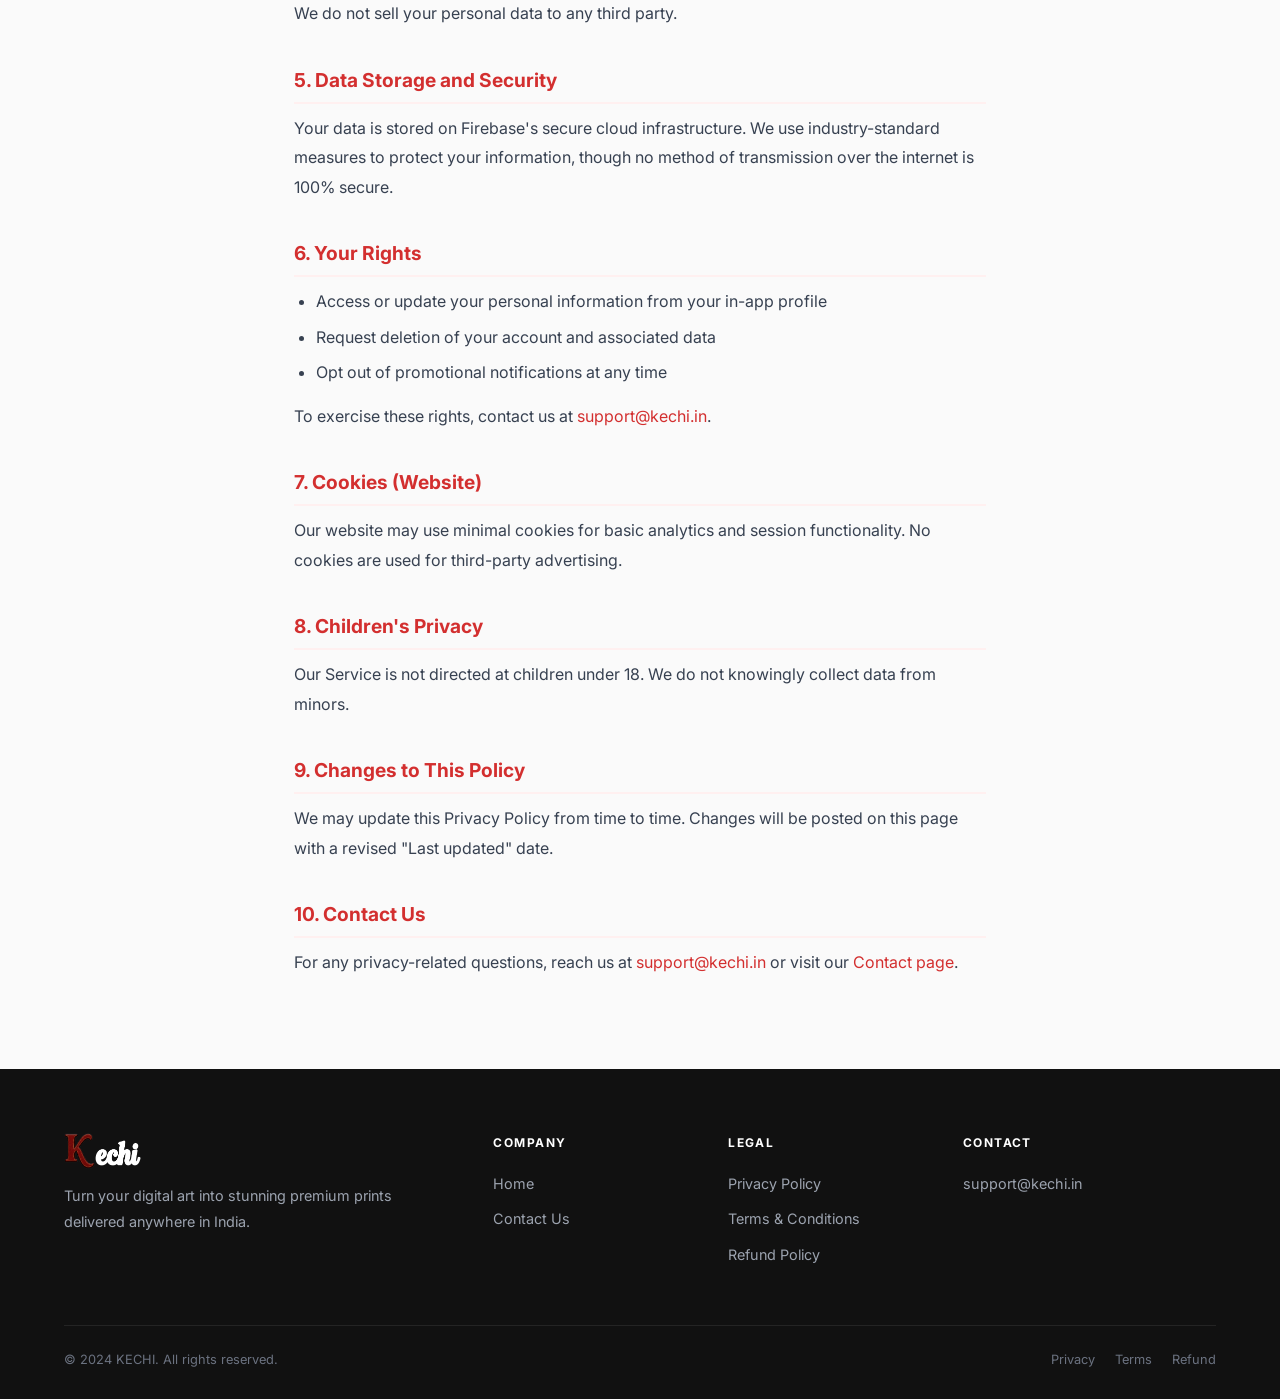
<file: privacy.html>
﻿<!DOCTYPE html>
<html lang="en">
<head>
  <meta charset="UTF-8"/>
  <meta name="viewport" content="width=device-width, initial-scale=1.0"/>
  <title>Privacy Policy — KECHI</title>
  <link rel="stylesheet" href="styles.css"/>
</head>
<body>
<nav class="navbar" id="navbar">
  <a href="index.html" class="logo">
    <img src="logo-k.png" alt="K" class="logo-k"/>
    <img src="logo-echi.png" alt="echi" class="logo-echi"/>
  </a>
  <ul class="nav-links">
    <li><a href="index.html">Home</a></li>
    <li><a href="index.html#how-it-works">How it Works</a></li>
    <li><a href="index.html#collections">Collections</a></li>
    <li><a href="contact.html">Contact</a></li>
    <li><a href="index.html#upload" class="nav-cta">Upload Poster</a></li>
  </ul>
  <button class="hamburger" id="hamburger" aria-label="Menu">
    <span></span><span></span><span></span>
  </button>
</nav>
<div class="mobile-menu" id="mobileMenu">
  <button class="mobile-close" id="mobileClose">✕</button>
  <a href="index.html">Home</a>
  <a href="contact.html">Contact</a>
  <a href="privacy.html" class="active">Privacy</a>
  <a href="terms.html">Terms</a>
  <a href="refund.html">Refund</a>
</div>

<div class="policy-hero">
  <h1>Privacy Policy</h1>
  <p>Your privacy matters to us — here is exactly how we handle your data.</p>
</div>

<div class="policy-body">
  <div class="last-updated">📅 Last updated: September 10, 2024</div>

  <p>KECHI ("we", "us", "our") operates the KECHI mobile application and website (the "Service"). This policy explains what information we collect, how we use it, and the choices you have.</p>

  <h2>1. Information We Collect</h2>
  <ul>
    <li><strong>Account information:</strong> name, email address, phone number, and password (or Google Sign-In credentials)</li>
    <li><strong>Order information:</strong> delivery address, poster customisation details, order history</li>
    <li><strong>Payment information:</strong> processed securely via Razorpay — we do not store your card, UPI, or banking details on our servers</li>
    <li><strong>Uploaded content:</strong> images or files you upload for custom poster designs</li>
    <li><strong>Device and usage data:</strong> app version, device type, crash logs, and basic analytics to improve the Service</li>
  </ul>

  <h2>2. How We Collect It</h2>
  <ul>
    <li><strong>Directly from you</strong> — sign-up forms, checkout, profile, and upload flows</li>
    <li><strong>Automatically</strong> — via Firebase Authentication, Firestore, and Firebase Storage as you use the app</li>
    <li><strong>From third parties</strong> — Google Sign-In (if used) and Razorpay (payment confirmation status only)</li>
  </ul>

  <h2>3. Why We Use It</h2>
  <ul>
    <li>To create and manage your account</li>
    <li>To process, print, and deliver your custom poster orders</li>
    <li>To send order updates and delivery notifications</li>
    <li>To provide customer support and resolve refund or delivery issues</li>
    <li>To improve app performance and fix bugs</li>
  </ul>

  <h2>4. Third-Party Sharing</h2>
  <p>We share only the minimum necessary data with:</p>
  <ul>
    <li><strong>Razorpay</strong> — to process payments securely</li>
    <li><strong>Firebase (Google)</strong> — for authentication, database, storage, and push notifications</li>
    <li><strong>Delivery partners</strong> — your name, address, and phone number, solely to fulfil delivery</li>
  </ul>
  <p>We do not sell your personal data to any third party.</p>

  <h2>5. Data Storage and Security</h2>
  <p>Your data is stored on Firebase's secure cloud infrastructure. We use industry-standard measures to protect your information, though no method of transmission over the internet is 100% secure.</p>

  <h2>6. Your Rights</h2>
  <ul>
    <li>Access or update your personal information from your in-app profile</li>
    <li>Request deletion of your account and associated data</li>
    <li>Opt out of promotional notifications at any time</li>
  </ul>
  <p>To exercise these rights, contact us at <a href="mailto:support@kechi.in" style="color:var(--primary)">support@kechi.in</a>.</p>

  <h2>7. Cookies (Website)</h2>
  <p>Our website may use minimal cookies for basic analytics and session functionality. No cookies are used for third-party advertising.</p>

  <h2>8. Children's Privacy</h2>
  <p>Our Service is not directed at children under 18. We do not knowingly collect data from minors.</p>

  <h2>9. Changes to This Policy</h2>
  <p>We may update this Privacy Policy from time to time. Changes will be posted on this page with a revised "Last updated" date.</p>

  <h2>10. Contact Us</h2>
  <p>For any privacy-related questions, reach us at <a href="mailto:support@kechi.in" style="color:var(--primary)">support@kechi.in</a> or visit our <a href="contact.html" style="color:var(--primary)">Contact page</a>.</p>
</div>

<footer>
  <div class="footer-grid">
    <div class="footer-brand footer-col">
      <div class="footer-logo">
        <img src="logo-k.png" alt="K" class="logo-k"/>
        <img src="logo-echi.png" alt="echi" class="logo-echi"/>
      </div>
      <p>Turn your digital art into stunning premium prints delivered anywhere in India.</p>
    </div>
    <div class="footer-col">
      <h4>Company</h4>
      <ul>
        <li><a href="index.html">Home</a></li>
        <li><a href="contact.html">Contact Us</a></li>
      </ul>
    </div>
    <div class="footer-col">
      <h4>Legal</h4>
      <ul>
        <li><a href="privacy.html">Privacy Policy</a></li>
        <li><a href="terms.html">Terms &amp; Conditions</a></li>
        <li><a href="refund.html">Refund Policy</a></li>
      </ul>
    </div>
    <div class="footer-col">
      <h4>Contact</h4>
      <ul>
        <li><a href="mailto:support@kechi.in">support@kechi.in</a></li>
      </ul>
    </div>
  </div>
  <div class="footer-bottom">
    <p>© 2024 KECHI. All rights reserved.</p>
    <div class="policy-links">
      <a href="privacy.html">Privacy</a>
      <a href="terms.html">Terms</a>
      <a href="refund.html">Refund</a>
    </div>
  </div>
</footer>
<script>
  const nav = document.getElementById('navbar');
  window.addEventListener('scroll', () => nav.classList.toggle('scrolled', window.scrollY > 20));
  document.getElementById('hamburger').addEventListener('click', () => document.getElementById('mobileMenu').classList.add('open'));
  document.getElementById('mobileClose').addEventListener('click', () => document.getElementById('mobileMenu').classList.remove('open'));
</script>
</body>
</html>
</file>
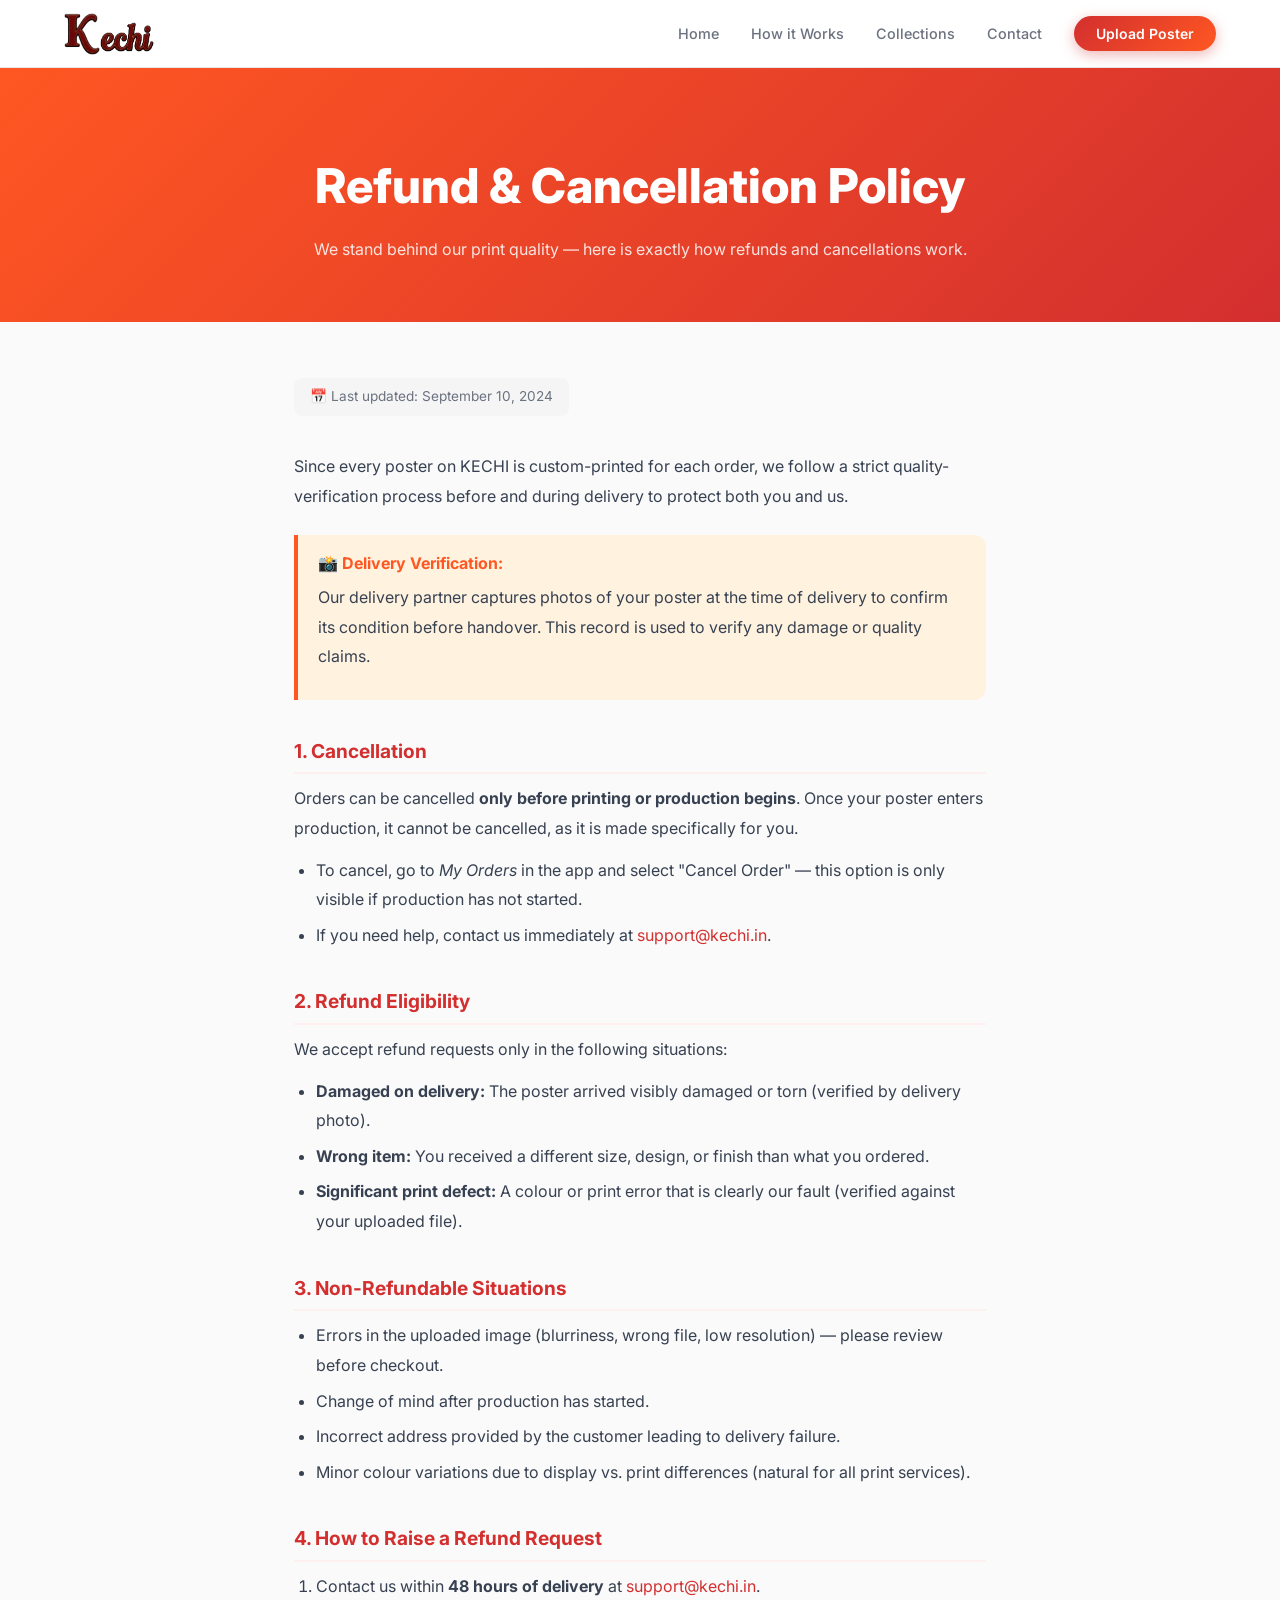
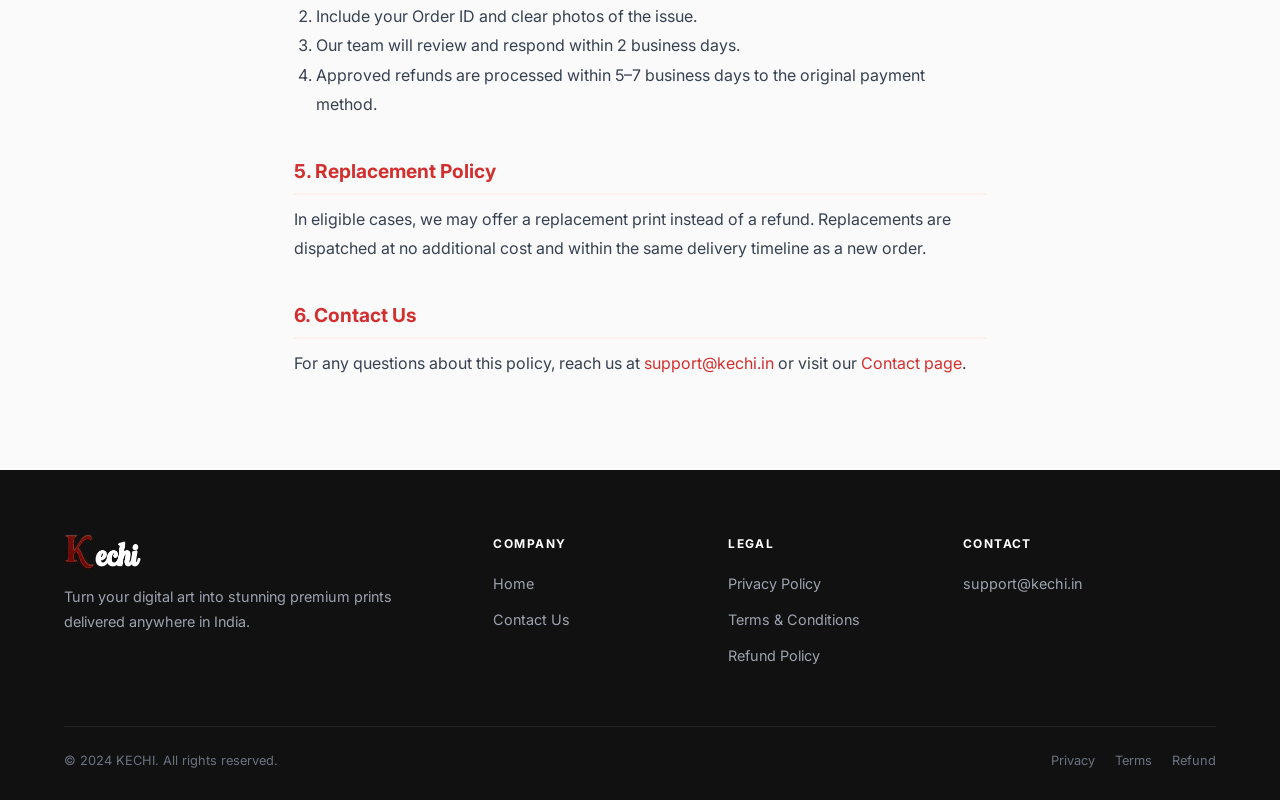
<file: refund.html>
﻿<!DOCTYPE html>
<html lang="en">
<head>
  <meta charset="UTF-8"/>
  <meta name="viewport" content="width=device-width, initial-scale=1.0"/>
  <title>Refund &amp; Cancellation Policy — KECHI</title>
  <link rel="stylesheet" href="styles.css"/>
</head>
<body>
<nav class="navbar" id="navbar">
  <a href="index.html" class="logo">
    <img src="logo-k.png" alt="K" class="logo-k"/>
    <img src="logo-echi.png" alt="echi" class="logo-echi"/>
  </a>
  <ul class="nav-links">
    <li><a href="index.html">Home</a></li>
    <li><a href="index.html#how-it-works">How it Works</a></li>
    <li><a href="index.html#collections">Collections</a></li>
    <li><a href="contact.html">Contact</a></li>
    <li><a href="index.html#upload" class="nav-cta">Upload Poster</a></li>
  </ul>
  <button class="hamburger" id="hamburger" aria-label="Menu"><span></span><span></span><span></span></button>
</nav>
<div class="mobile-menu" id="mobileMenu">
  <button class="mobile-close" id="mobileClose">✕</button>
  <a href="index.html">Home</a>
  <a href="contact.html">Contact</a>
  <a href="privacy.html">Privacy</a>
  <a href="terms.html">Terms</a>
  <a href="refund.html">Refund</a>
</div>

<div class="policy-hero" style="background: linear-gradient(135deg, #FF5722 0%, #D32F2F 100%);">
  <h1>Refund &amp; Cancellation Policy</h1>
  <p>We stand behind our print quality — here is exactly how refunds and cancellations work.</p>
</div>

<div class="policy-body">
  <div class="last-updated">📅 Last updated: September 10, 2024</div>

  <p>Since every poster on KECHI is custom-printed for each order, we follow a strict quality-verification process before and during delivery to protect both you and us.</p>

  <div style="background: #FFF3E0; border-left: 4px solid #FF5722; border-radius: 0 12px 12px 0; padding: 16px 20px; margin: 24px 0;">
    <strong style="color:#FF5722;">📸 Delivery Verification:</strong>
    <p style="margin-top: 6px; color:#374151;">Our delivery partner captures photos of your poster at the time of delivery to confirm its condition before handover. This record is used to verify any damage or quality claims.</p>
  </div>

  <h2>1. Cancellation</h2>
  <p>Orders can be cancelled <strong>only before printing or production begins</strong>. Once your poster enters production, it cannot be cancelled, as it is made specifically for you.</p>
  <ul>
    <li>To cancel, go to <em>My Orders</em> in the app and select "Cancel Order" — this option is only visible if production has not started.</li>
    <li>If you need help, contact us immediately at <a href="mailto:support@kechi.in" style="color:var(--primary)">support@kechi.in</a>.</li>
  </ul>

  <h2>2. Refund Eligibility</h2>
  <p>We accept refund requests only in the following situations:</p>
  <ul>
    <li><strong>Damaged on delivery:</strong> The poster arrived visibly damaged or torn (verified by delivery photo).</li>
    <li><strong>Wrong item:</strong> You received a different size, design, or finish than what you ordered.</li>
    <li><strong>Significant print defect:</strong> A colour or print error that is clearly our fault (verified against your uploaded file).</li>
  </ul>

  <h2>3. Non-Refundable Situations</h2>
  <ul>
    <li>Errors in the uploaded image (blurriness, wrong file, low resolution) — please review before checkout.</li>
    <li>Change of mind after production has started.</li>
    <li>Incorrect address provided by the customer leading to delivery failure.</li>
    <li>Minor colour variations due to display vs. print differences (natural for all print services).</li>
  </ul>

  <h2>4. How to Raise a Refund Request</h2>
  <ol style="padding-left:22px; color:#374151; line-height:1.85;">
    <li>Contact us within <strong>48 hours of delivery</strong> at <a href="mailto:support@kechi.in" style="color:var(--primary)">support@kechi.in</a>.</li>
    <li>Include your Order ID and clear photos of the issue.</li>
    <li>Our team will review and respond within 2 business days.</li>
    <li>Approved refunds are processed within 5–7 business days to the original payment method.</li>
  </ol>

  <h2>5. Replacement Policy</h2>
  <p>In eligible cases, we may offer a replacement print instead of a refund. Replacements are dispatched at no additional cost and within the same delivery timeline as a new order.</p>

  <h2>6. Contact Us</h2>
  <p>For any questions about this policy, reach us at <a href="mailto:support@kechi.in" style="color:var(--primary)">support@kechi.in</a> or visit our <a href="contact.html" style="color:var(--primary)">Contact page</a>.</p>
</div>

<footer>
  <div class="footer-grid">
    <div class="footer-brand footer-col">
      <div class="footer-logo">
        <img src="logo-k.png" alt="K" class="logo-k"/>
        <img src="logo-echi.png" alt="echi" class="logo-echi"/>
      </div>
      <p>Turn your digital art into stunning premium prints delivered anywhere in India.</p>
    </div>
    <div class="footer-col">
      <h4>Company</h4>
      <ul><li><a href="index.html">Home</a></li><li><a href="contact.html">Contact Us</a></li></ul>
    </div>
    <div class="footer-col">
      <h4>Legal</h4>
      <ul>
        <li><a href="privacy.html">Privacy Policy</a></li>
        <li><a href="terms.html">Terms &amp; Conditions</a></li>
        <li><a href="refund.html">Refund Policy</a></li>
      </ul>
    </div>
    <div class="footer-col">
      <h4>Contact</h4>
      <ul><li><a href="mailto:support@kechi.in">support@kechi.in</a></li></ul>
    </div>
  </div>
  <div class="footer-bottom">
    <p>© 2024 KECHI. All rights reserved.</p>
    <div class="policy-links">
      <a href="privacy.html">Privacy</a>
      <a href="terms.html">Terms</a>
      <a href="refund.html">Refund</a>
    </div>
  </div>
</footer>
<script>
  const nav = document.getElementById('navbar');
  window.addEventListener('scroll', () => nav.classList.toggle('scrolled', window.scrollY > 20));
  document.getElementById('hamburger').addEventListener('click', () => document.getElementById('mobileMenu').classList.add('open'));
  document.getElementById('mobileClose').addEventListener('click', () => document.getElementById('mobileMenu').classList.remove('open'));
</script>
</body>
</html>
</file>
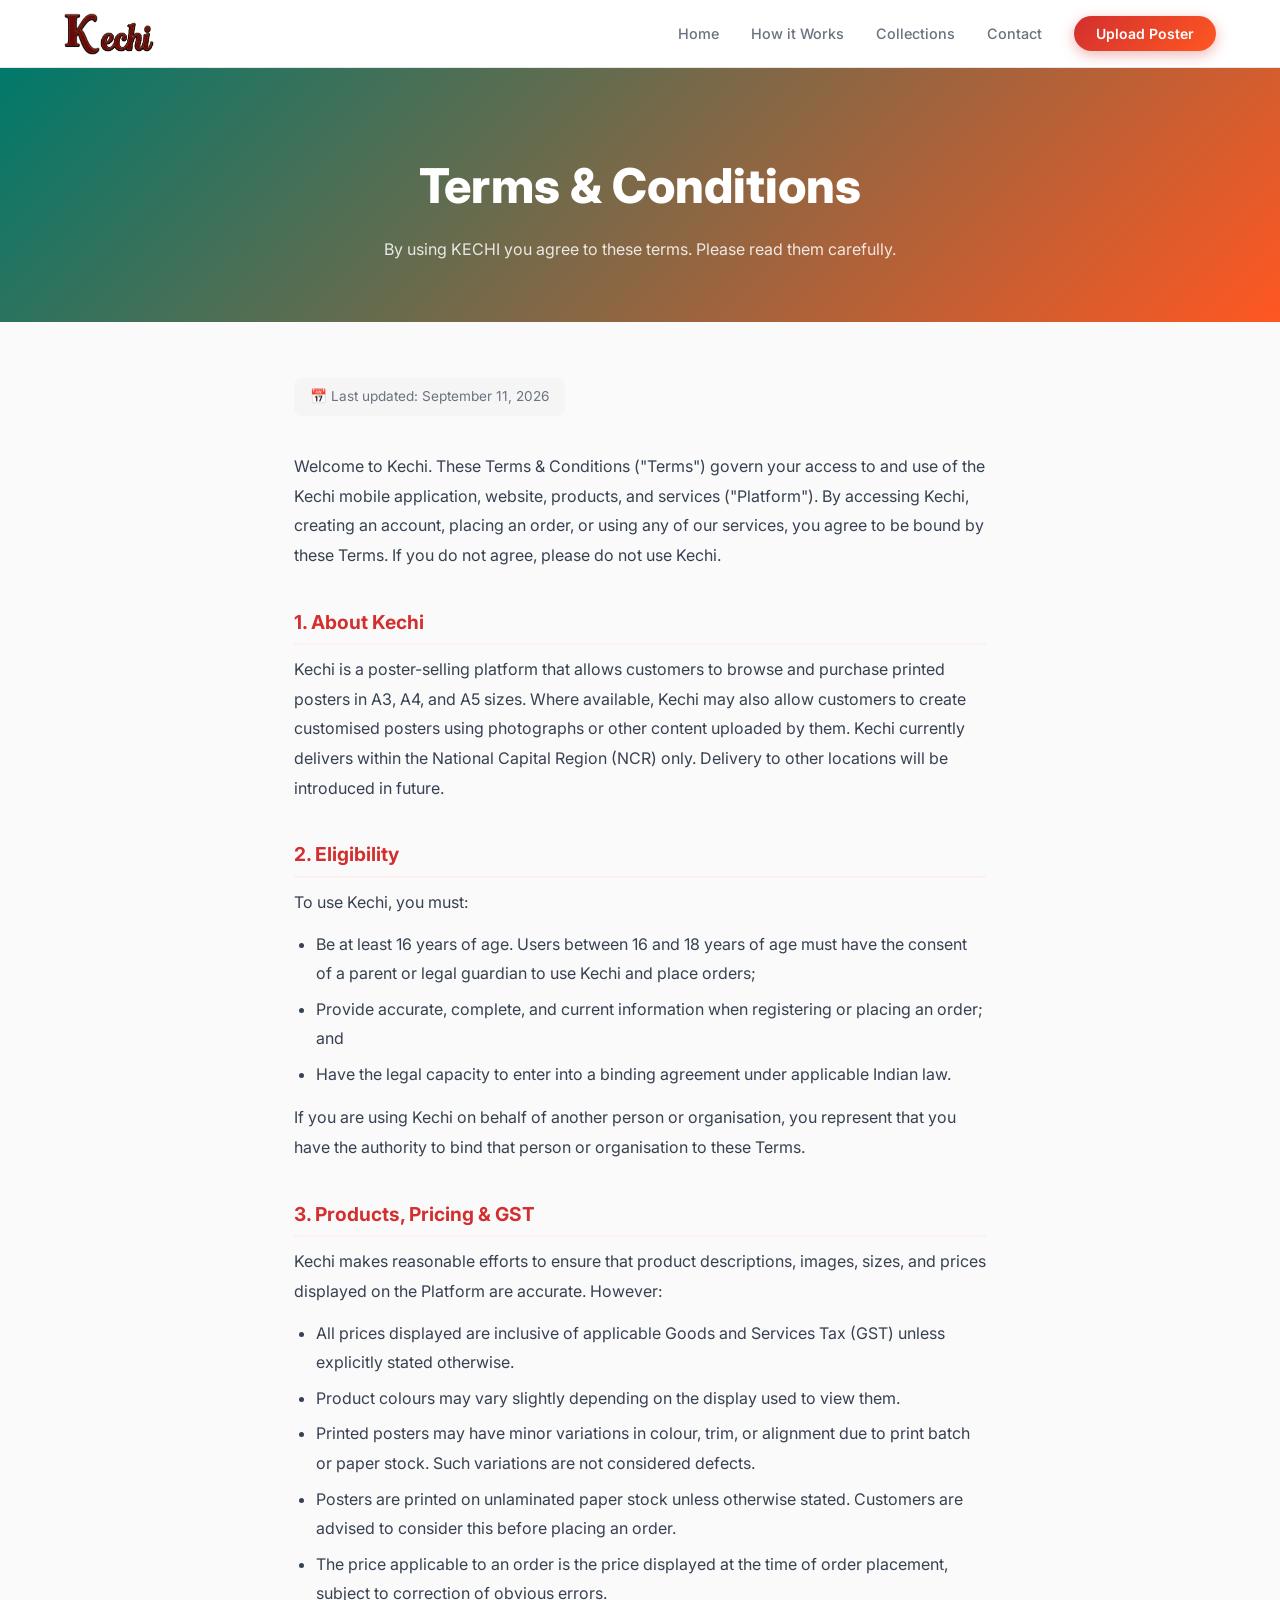
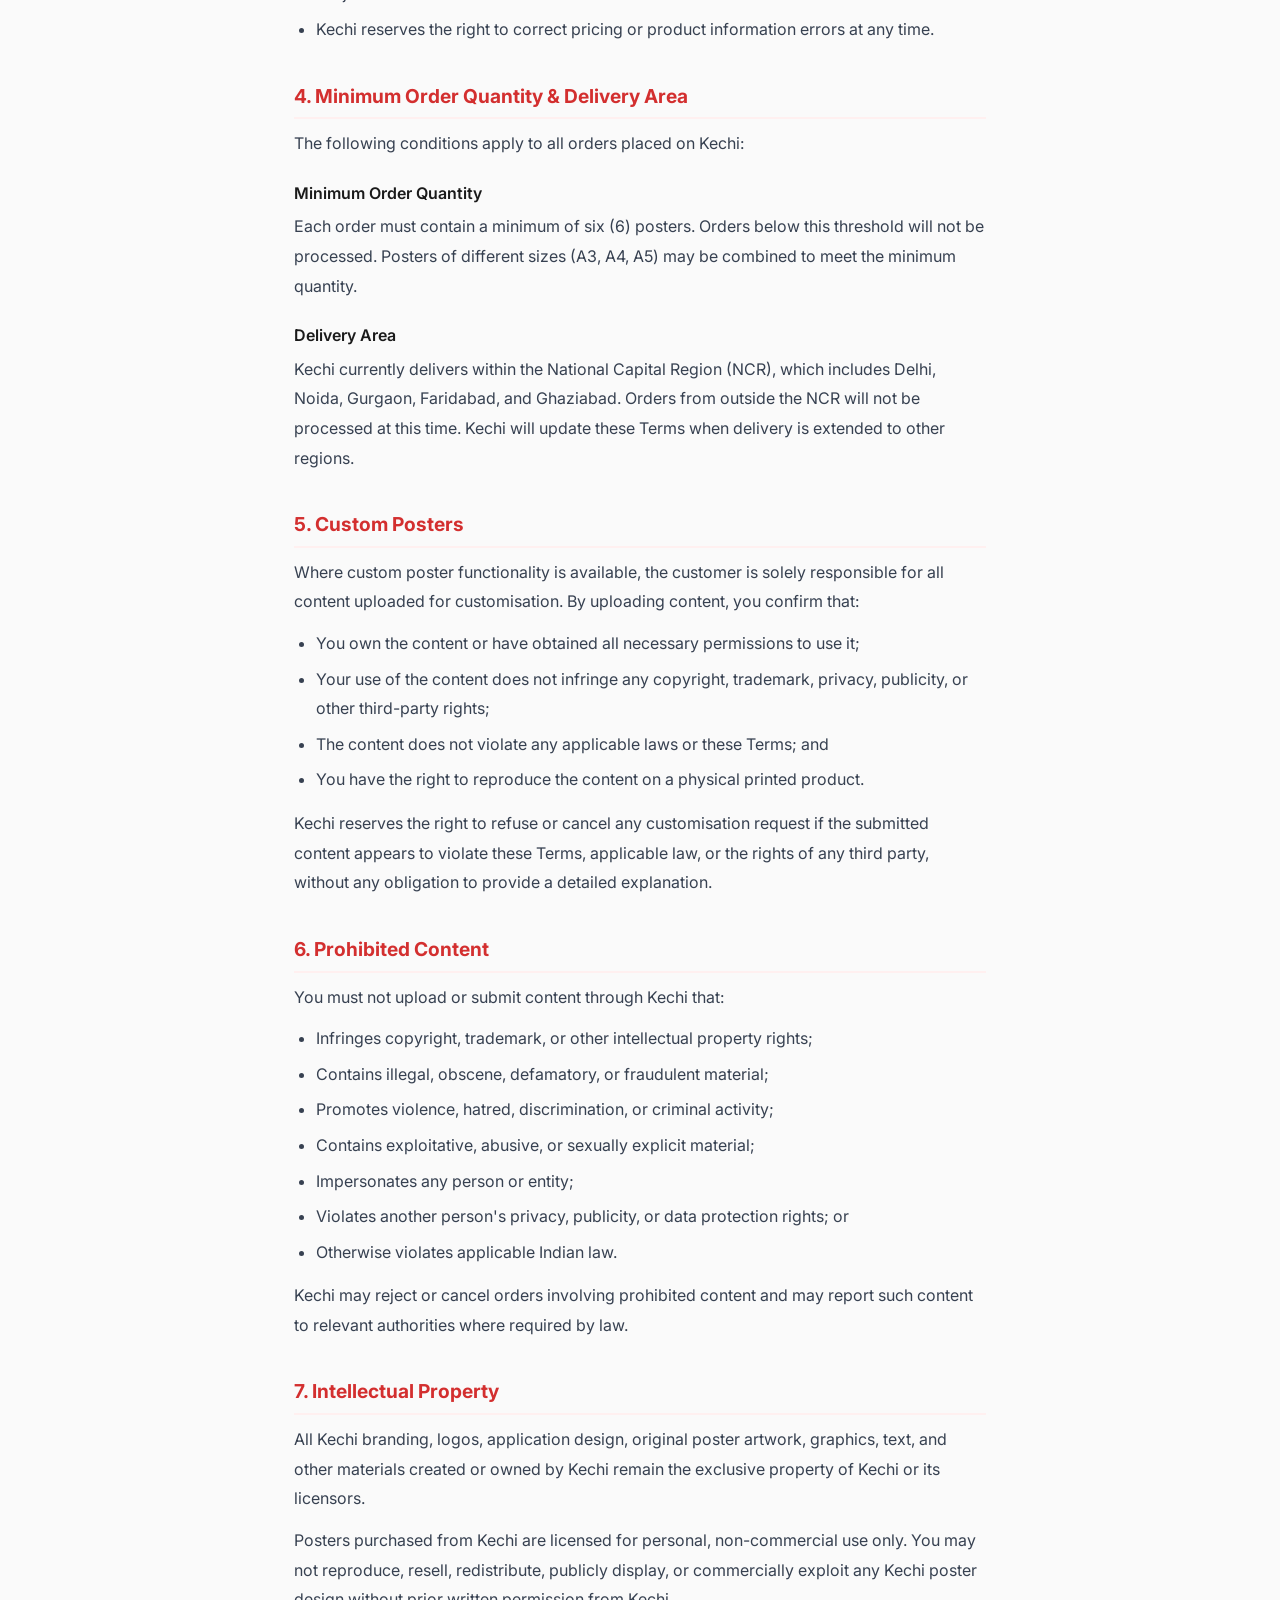
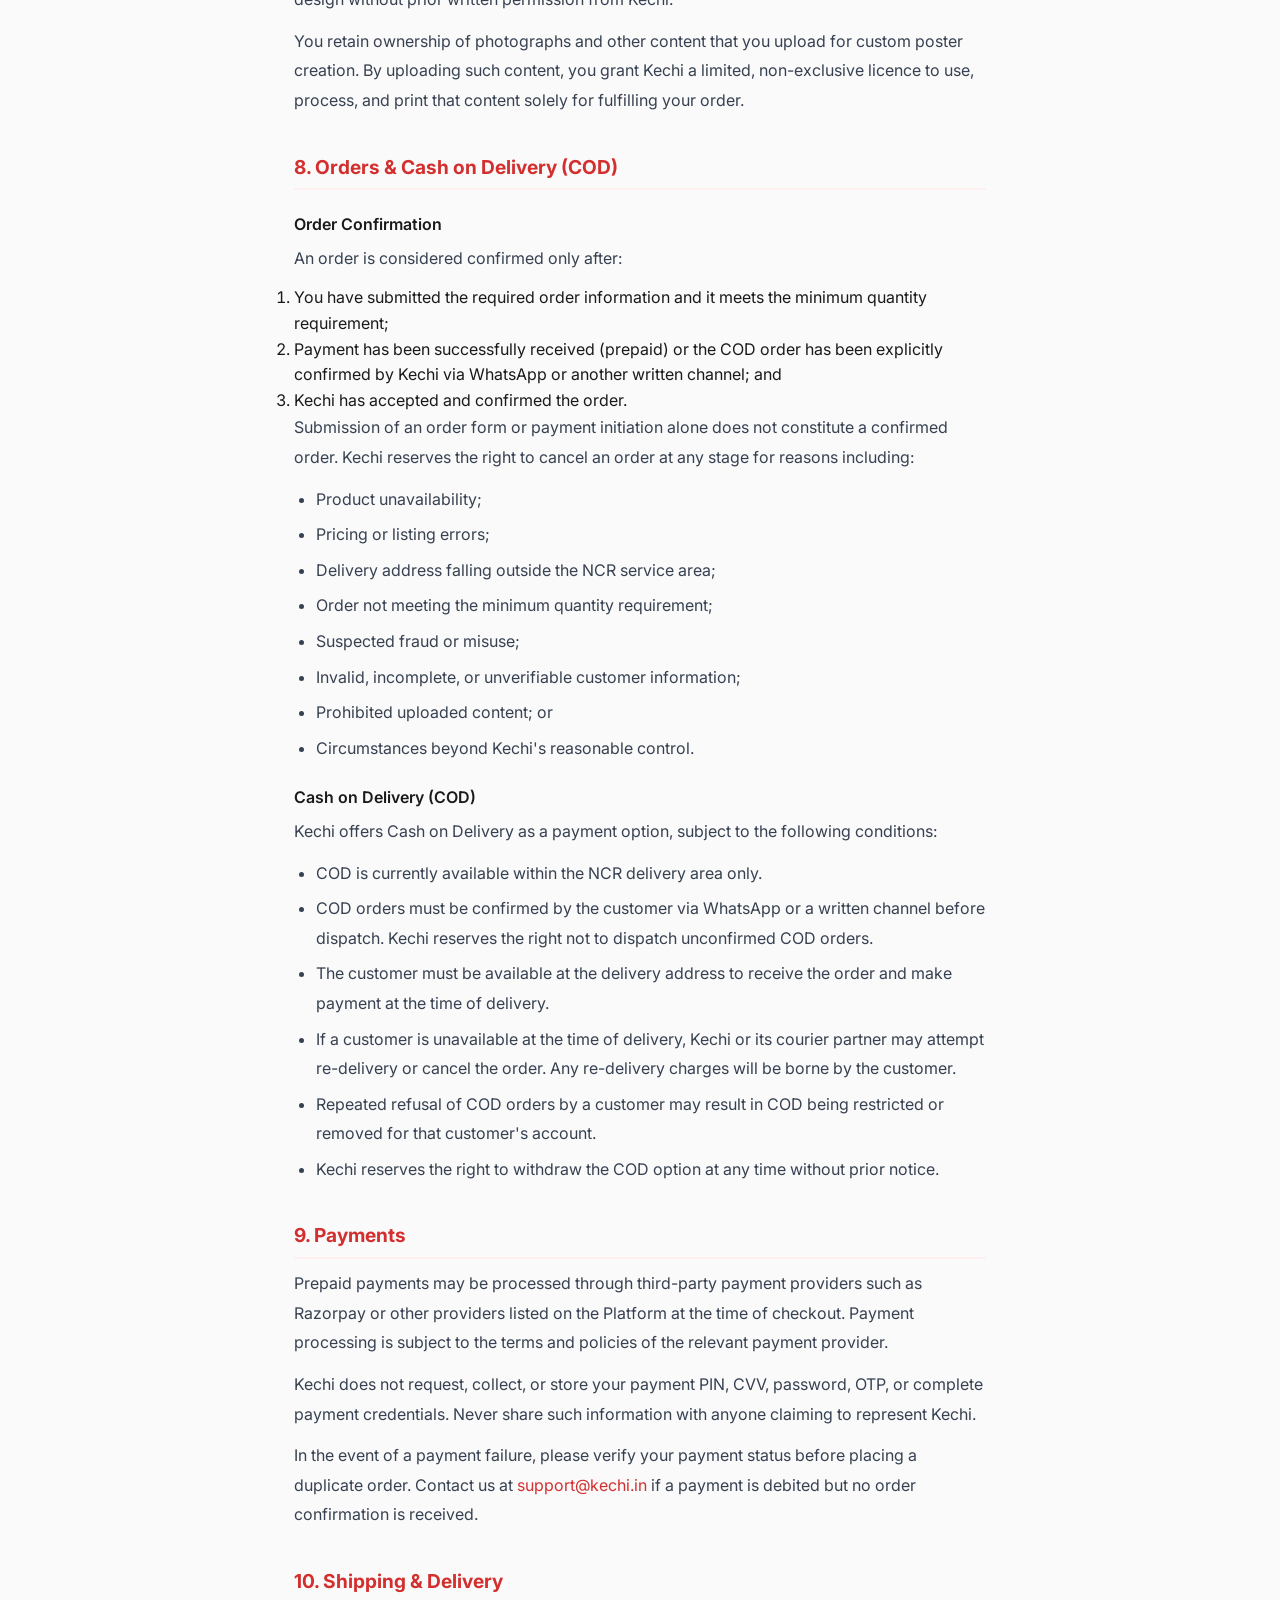
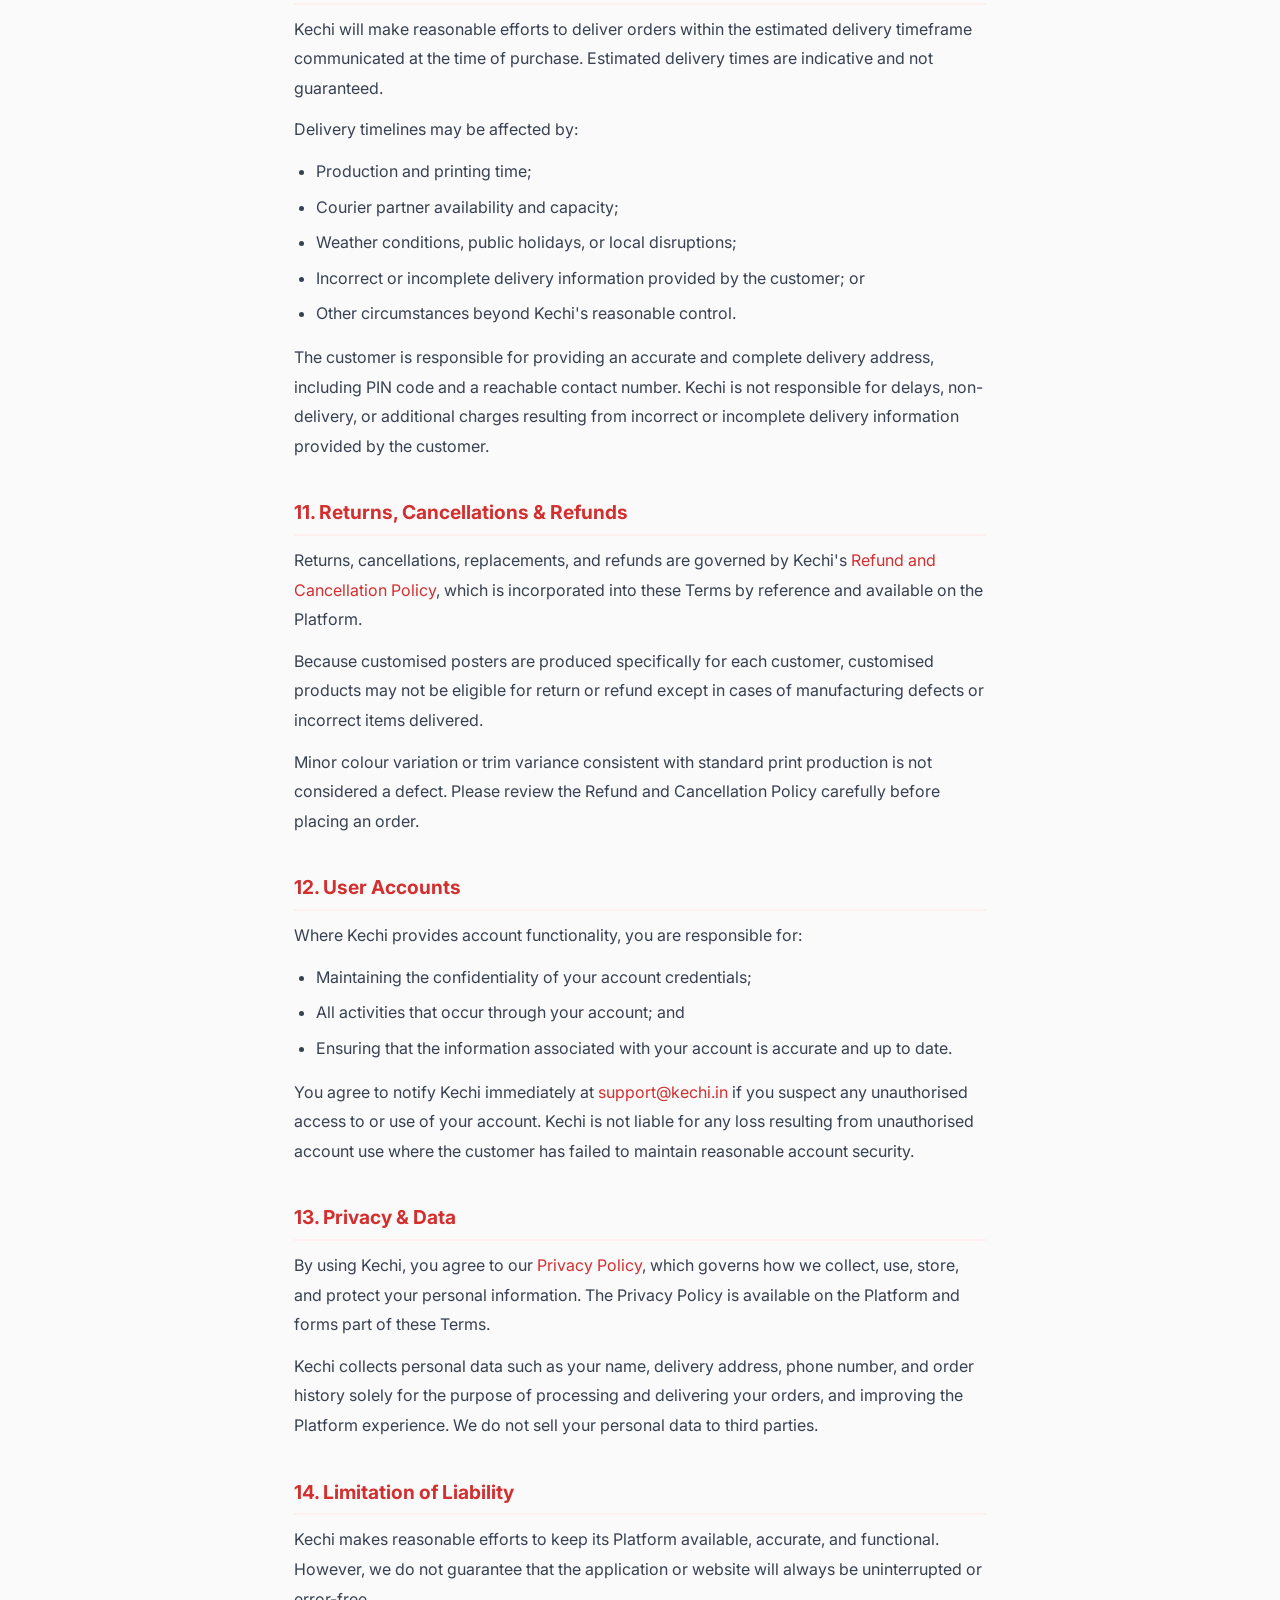
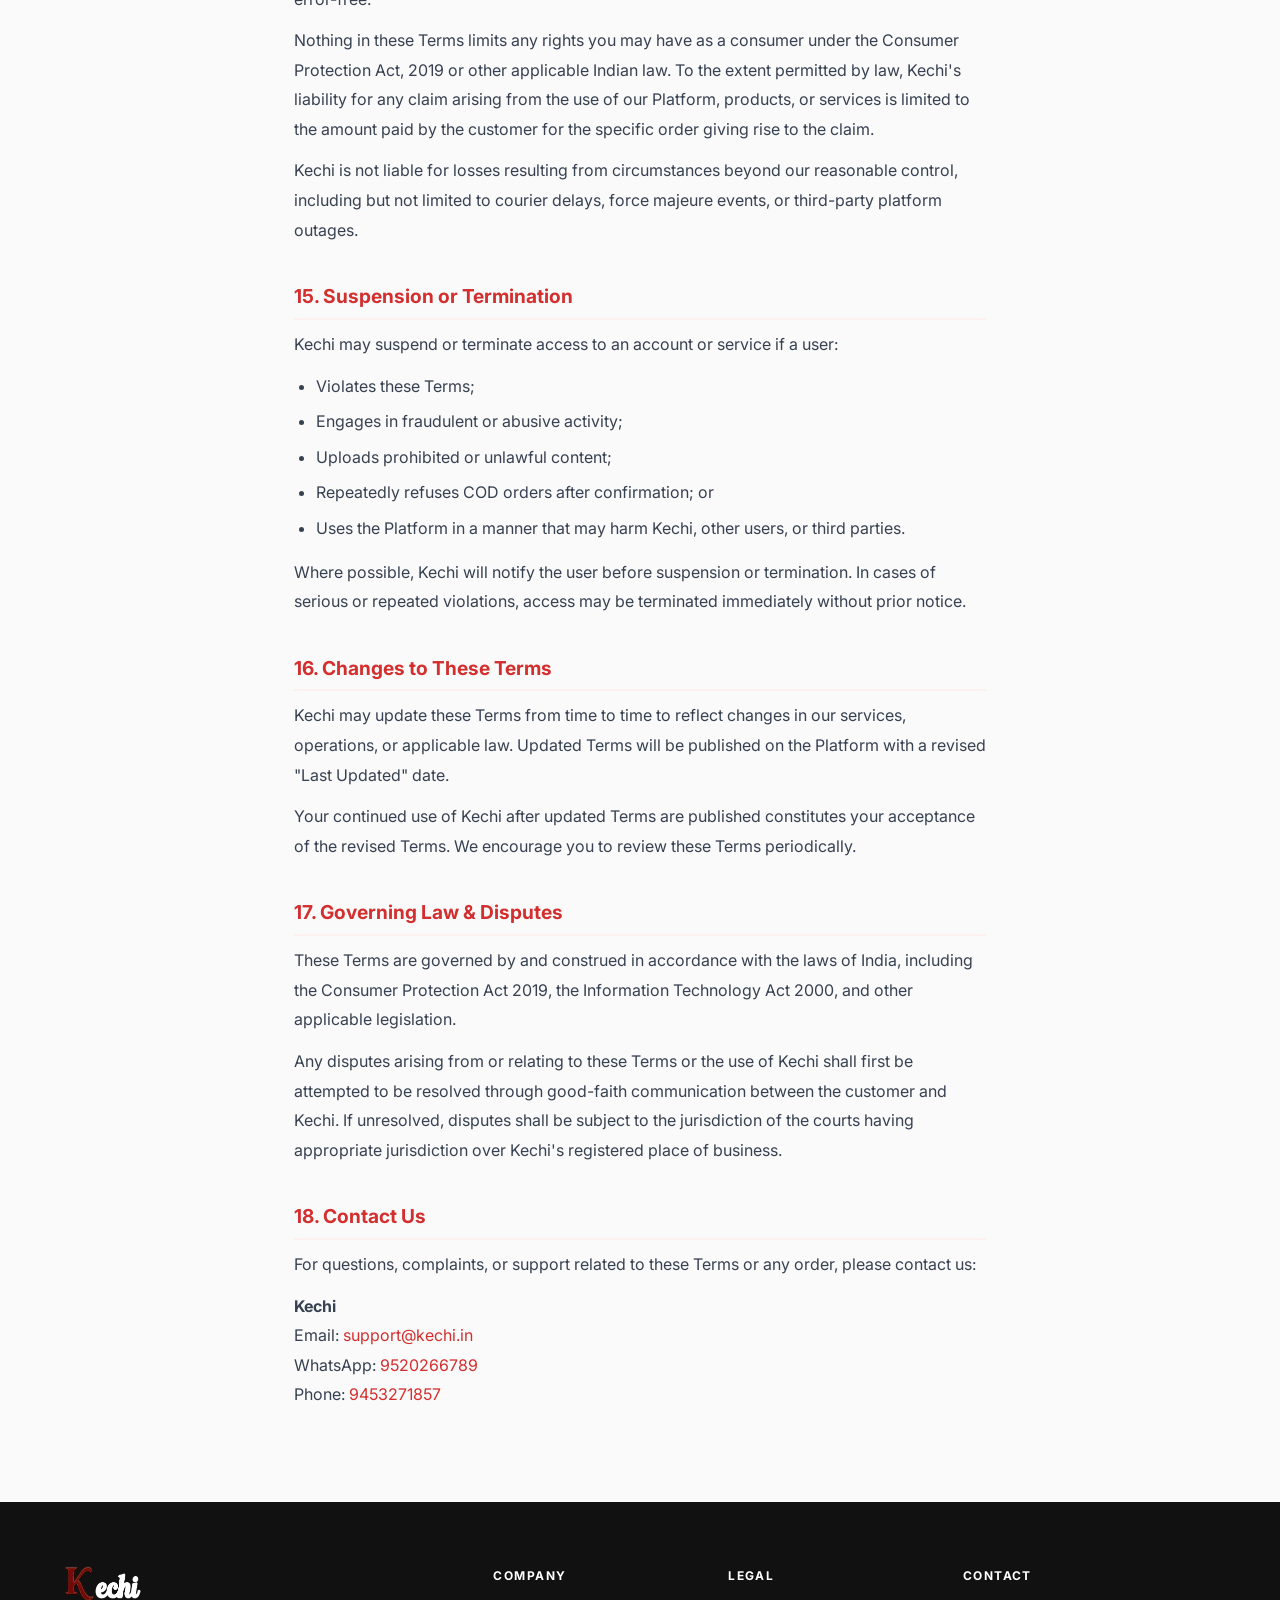
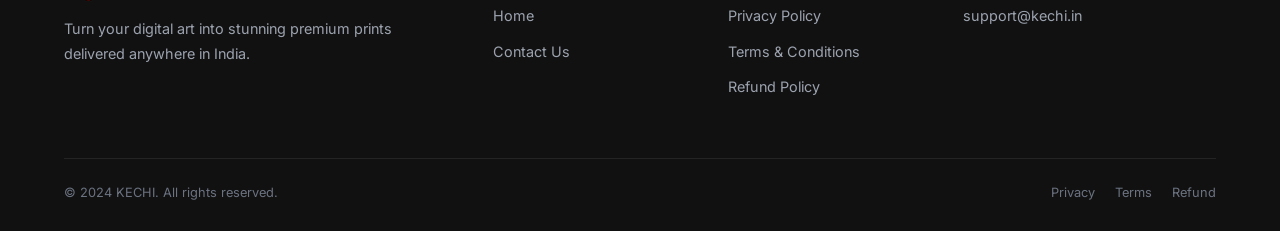
<file: terms.html>
<!DOCTYPE html>
<html lang="en">
<head>
  <meta charset="UTF-8"/>
  <meta name="viewport" content="width=device-width, initial-scale=1.0"/>
  <title>Terms &amp; Conditions — KECHI</title>
  <link rel="stylesheet" href="styles.css"/>
</head>
<body>
<nav class="navbar" id="navbar">
  <a href="index.html" class="logo">
    <img src="logo-k.png" alt="K" class="logo-k"/>
    <img src="logo-echi.png" alt="echi" class="logo-echi"/>
  </a>
  <ul class="nav-links">
    <li><a href="index.html">Home</a></li>
    <li><a href="index.html#how-it-works">How it Works</a></li>
    <li><a href="index.html#collections">Collections</a></li>
    <li><a href="contact.html">Contact</a></li>
    <li><a href="index.html#upload" class="nav-cta">Upload Poster</a></li>
  </ul>
  <button class="hamburger" id="hamburger" aria-label="Menu"><span></span><span></span><span></span></button>
</nav>
<div class="mobile-menu" id="mobileMenu">
  <button class="mobile-close" id="mobileClose">✕</button>
  <a href="index.html">Home</a>
  <a href="contact.html">Contact</a>
  <a href="privacy.html">Privacy</a>
  <a href="terms.html">Terms</a>
  <a href="refund.html">Refund</a>
</div>

<div class="policy-hero" style="background: linear-gradient(135deg, #00796B 0%, #FF5722 100%);">
  <h1>Terms &amp; Conditions</h1>
  <p>By using KECHI you agree to these terms. Please read them carefully.</p>
</div>

<div class="policy-body">
  <div class="last-updated">📅 Last updated: September 11, 2026</div>

  <p>Welcome to Kechi. These Terms &amp; Conditions ("Terms") govern your access to and use of the Kechi mobile application, website, products, and services ("Platform"). By accessing Kechi, creating an account, placing an order, or using any of our services, you agree to be bound by these Terms. If you do not agree, please do not use Kechi.</p>

  <h2>1. About Kechi</h2>
  <p>Kechi is a poster-selling platform that allows customers to browse and purchase printed posters in A3, A4, and A5 sizes. Where available, Kechi may also allow customers to create customised posters using photographs or other content uploaded by them. Kechi currently delivers within the National Capital Region (NCR) only. Delivery to other locations will be introduced in future.</p>

  <h2>2. Eligibility</h2>
  <p>To use Kechi, you must:</p>
  <ul>
    <li>Be at least 16 years of age. Users between 16 and 18 years of age must have the consent of a parent or legal guardian to use Kechi and place orders;</li>
    <li>Provide accurate, complete, and current information when registering or placing an order; and</li>
    <li>Have the legal capacity to enter into a binding agreement under applicable Indian law.</li>
  </ul>
  <p>If you are using Kechi on behalf of another person or organisation, you represent that you have the authority to bind that person or organisation to these Terms.</p>

  <h2>3. Products, Pricing &amp; GST</h2>
  <p>Kechi makes reasonable efforts to ensure that product descriptions, images, sizes, and prices displayed on the Platform are accurate. However:</p>
  <ul>
    <li>All prices displayed are inclusive of applicable Goods and Services Tax (GST) unless explicitly stated otherwise.</li>
    <li>Product colours may vary slightly depending on the display used to view them.</li>
    <li>Printed posters may have minor variations in colour, trim, or alignment due to print batch or paper stock. Such variations are not considered defects.</li>
    <li>Posters are printed on unlaminated paper stock unless otherwise stated. Customers are advised to consider this before placing an order.</li>
    <li>The price applicable to an order is the price displayed at the time of order placement, subject to correction of obvious errors.</li>
    <li>Kechi reserves the right to correct pricing or product information errors at any time.</li>
  </ul>

  <h2>4. Minimum Order Quantity &amp; Delivery Area</h2>
  <p>The following conditions apply to all orders placed on Kechi:</p>

  <h3>Minimum Order Quantity</h3>
  <p>Each order must contain a minimum of six (6) posters. Orders below this threshold will not be processed. Posters of different sizes (A3, A4, A5) may be combined to meet the minimum quantity.</p>

  <h3>Delivery Area</h3>
  <p>Kechi currently delivers within the National Capital Region (NCR), which includes Delhi, Noida, Gurgaon, Faridabad, and Ghaziabad. Orders from outside the NCR will not be processed at this time. Kechi will update these Terms when delivery is extended to other regions.</p>

  <h2>5. Custom Posters</h2>
  <p>Where custom poster functionality is available, the customer is solely responsible for all content uploaded for customisation. By uploading content, you confirm that:</p>
  <ul>
    <li>You own the content or have obtained all necessary permissions to use it;</li>
    <li>Your use of the content does not infringe any copyright, trademark, privacy, publicity, or other third-party rights;</li>
    <li>The content does not violate any applicable laws or these Terms; and</li>
    <li>You have the right to reproduce the content on a physical printed product.</li>
  </ul>
  <p>Kechi reserves the right to refuse or cancel any customisation request if the submitted content appears to violate these Terms, applicable law, or the rights of any third party, without any obligation to provide a detailed explanation.</p>

  <h2>6. Prohibited Content</h2>
  <p>You must not upload or submit content through Kechi that:</p>
  <ul>
    <li>Infringes copyright, trademark, or other intellectual property rights;</li>
    <li>Contains illegal, obscene, defamatory, or fraudulent material;</li>
    <li>Promotes violence, hatred, discrimination, or criminal activity;</li>
    <li>Contains exploitative, abusive, or sexually explicit material;</li>
    <li>Impersonates any person or entity;</li>
    <li>Violates another person's privacy, publicity, or data protection rights; or</li>
    <li>Otherwise violates applicable Indian law.</li>
  </ul>
  <p>Kechi may reject or cancel orders involving prohibited content and may report such content to relevant authorities where required by law.</p>

  <h2>7. Intellectual Property</h2>
  <p>All Kechi branding, logos, application design, original poster artwork, graphics, text, and other materials created or owned by Kechi remain the exclusive property of Kechi or its licensors.</p>
  <p>Posters purchased from Kechi are licensed for personal, non-commercial use only. You may not reproduce, resell, redistribute, publicly display, or commercially exploit any Kechi poster design without prior written permission from Kechi.</p>
  <p>You retain ownership of photographs and other content that you upload for custom poster creation. By uploading such content, you grant Kechi a limited, non-exclusive licence to use, process, and print that content solely for fulfilling your order.</p>

  <h2>8. Orders &amp; Cash on Delivery (COD)</h2>

  <h3>Order Confirmation</h3>
  <p>An order is considered confirmed only after:</p>
  <ol>
    <li>You have submitted the required order information and it meets the minimum quantity requirement;</li>
    <li>Payment has been successfully received (prepaid) or the COD order has been explicitly confirmed by Kechi via WhatsApp or another written channel; and</li>
    <li>Kechi has accepted and confirmed the order.</li>
  </ol>

  <p>Submission of an order form or payment initiation alone does not constitute a confirmed order. Kechi reserves the right to cancel an order at any stage for reasons including:</p>
  <ul>
    <li>Product unavailability;</li>
    <li>Pricing or listing errors;</li>
    <li>Delivery address falling outside the NCR service area;</li>
    <li>Order not meeting the minimum quantity requirement;</li>
    <li>Suspected fraud or misuse;</li>
    <li>Invalid, incomplete, or unverifiable customer information;</li>
    <li>Prohibited uploaded content; or</li>
    <li>Circumstances beyond Kechi's reasonable control.</li>
  </ul>

  <h3>Cash on Delivery (COD)</h3>
  <p>Kechi offers Cash on Delivery as a payment option, subject to the following conditions:</p>
  <ul>
    <li>COD is currently available within the NCR delivery area only.</li>
    <li>COD orders must be confirmed by the customer via WhatsApp or a written channel before dispatch. Kechi reserves the right not to dispatch unconfirmed COD orders.</li>
    <li>The customer must be available at the delivery address to receive the order and make payment at the time of delivery.</li>
    <li>If a customer is unavailable at the time of delivery, Kechi or its courier partner may attempt re-delivery or cancel the order. Any re-delivery charges will be borne by the customer.</li>
    <li>Repeated refusal of COD orders by a customer may result in COD being restricted or removed for that customer's account.</li>
    <li>Kechi reserves the right to withdraw the COD option at any time without prior notice.</li>
  </ul>

  <h2>9. Payments</h2>
  <p>Prepaid payments may be processed through third-party payment providers such as Razorpay or other providers listed on the Platform at the time of checkout. Payment processing is subject to the terms and policies of the relevant payment provider.</p>
  <p>Kechi does not request, collect, or store your payment PIN, CVV, password, OTP, or complete payment credentials. Never share such information with anyone claiming to represent Kechi.</p>
  <p>In the event of a payment failure, please verify your payment status before placing a duplicate order. Contact us at <a href="mailto:support@kechi.in" style="color:var(--primary)">support@kechi.in</a> if a payment is debited but no order confirmation is received.</p>

  <h2>10. Shipping &amp; Delivery</h2>
  <p>Kechi will make reasonable efforts to deliver orders within the estimated delivery timeframe communicated at the time of purchase. Estimated delivery times are indicative and not guaranteed.</p>
  <p>Delivery timelines may be affected by:</p>
  <ul>
    <li>Production and printing time;</li>
    <li>Courier partner availability and capacity;</li>
    <li>Weather conditions, public holidays, or local disruptions;</li>
    <li>Incorrect or incomplete delivery information provided by the customer; or</li>
    <li>Other circumstances beyond Kechi's reasonable control.</li>
  </ul>
  <p>The customer is responsible for providing an accurate and complete delivery address, including PIN code and a reachable contact number. Kechi is not responsible for delays, non-delivery, or additional charges resulting from incorrect or incomplete delivery information provided by the customer.</p>

  <h2>11. Returns, Cancellations &amp; Refunds</h2>
  <p>Returns, cancellations, replacements, and refunds are governed by Kechi's <a href="refund.html" style="color:var(--primary)">Refund and Cancellation Policy</a>, which is incorporated into these Terms by reference and available on the Platform.</p>
  <p>Because customised posters are produced specifically for each customer, customised products may not be eligible for return or refund except in cases of manufacturing defects or incorrect items delivered.</p>
  <p>Minor colour variation or trim variance consistent with standard print production is not considered a defect. Please review the Refund and Cancellation Policy carefully before placing an order.</p>

  <h2>12. User Accounts</h2>
  <p>Where Kechi provides account functionality, you are responsible for:</p>
  <ul>
    <li>Maintaining the confidentiality of your account credentials;</li>
    <li>All activities that occur through your account; and</li>
    <li>Ensuring that the information associated with your account is accurate and up to date.</li>
  </ul>
  <p>You agree to notify Kechi immediately at <a href="mailto:support@kechi.in" style="color:var(--primary)">support@kechi.in</a> if you suspect any unauthorised access to or use of your account. Kechi is not liable for any loss resulting from unauthorised account use where the customer has failed to maintain reasonable account security.</p>

  <h2>13. Privacy &amp; Data</h2>
  <p>By using Kechi, you agree to our <a href="privacy.html" style="color:var(--primary)">Privacy Policy</a>, which governs how we collect, use, store, and protect your personal information. The Privacy Policy is available on the Platform and forms part of these Terms.</p>
  <p>Kechi collects personal data such as your name, delivery address, phone number, and order history solely for the purpose of processing and delivering your orders, and improving the Platform experience. We do not sell your personal data to third parties.</p>

  <h2>14. Limitation of Liability</h2>
  <p>Kechi makes reasonable efforts to keep its Platform available, accurate, and functional. However, we do not guarantee that the application or website will always be uninterrupted or error-free.</p>
  <p>Nothing in these Terms limits any rights you may have as a consumer under the Consumer Protection Act, 2019 or other applicable Indian law. To the extent permitted by law, Kechi's liability for any claim arising from the use of our Platform, products, or services is limited to the amount paid by the customer for the specific order giving rise to the claim.</p>
  <p>Kechi is not liable for losses resulting from circumstances beyond our reasonable control, including but not limited to courier delays, force majeure events, or third-party platform outages.</p>

  <h2>15. Suspension or Termination</h2>
  <p>Kechi may suspend or terminate access to an account or service if a user:</p>
  <ul>
    <li>Violates these Terms;</li>
    <li>Engages in fraudulent or abusive activity;</li>
    <li>Uploads prohibited or unlawful content;</li>
    <li>Repeatedly refuses COD orders after confirmation; or</li>
    <li>Uses the Platform in a manner that may harm Kechi, other users, or third parties.</li>
  </ul>
  <p>Where possible, Kechi will notify the user before suspension or termination. In cases of serious or repeated violations, access may be terminated immediately without prior notice.</p>

  <h2>16. Changes to These Terms</h2>
  <p>Kechi may update these Terms from time to time to reflect changes in our services, operations, or applicable law. Updated Terms will be published on the Platform with a revised "Last Updated" date.</p>
  <p>Your continued use of Kechi after updated Terms are published constitutes your acceptance of the revised Terms. We encourage you to review these Terms periodically.</p>

  <h2>17. Governing Law &amp; Disputes</h2>
  <p>These Terms are governed by and construed in accordance with the laws of India, including the Consumer Protection Act 2019, the Information Technology Act 2000, and other applicable legislation.</p>
  <p>Any disputes arising from or relating to these Terms or the use of Kechi shall first be attempted to be resolved through good-faith communication between the customer and Kechi. If unresolved, disputes shall be subject to the jurisdiction of the courts having appropriate jurisdiction over Kechi's registered place of business.</p>

  <h2>18. Contact Us</h2>
  <p>For questions, complaints, or support related to these Terms or any order, please contact us:</p>
  <p>
    <strong>Kechi</strong><br/>
    Email: <a href="mailto:support@kechi.in" style="color:var(--primary)">support@kechi.in</a><br/>
    WhatsApp: <a href="https://wa.me/919520266789" style="color:var(--primary)">9520266789</a><br/>
    Phone: <a href="tel:+919453271857" style="color:var(--primary)">9453271857</a>
  </p>
</div>

<footer>
  <div class="footer-grid">
    <div class="footer-brand footer-col">
      <div class="footer-logo">
        <img src="logo-k.png" alt="K" class="logo-k"/>
        <img src="logo-echi.png" alt="echi" class="logo-echi"/>
      </div>
      <p>Turn your digital art into stunning premium prints delivered anywhere in India.</p>
    </div>
    <div class="footer-col">
      <h4>Company</h4>
      <ul><li><a href="index.html">Home</a></li><li><a href="contact.html">Contact Us</a></li></ul>
    </div>
    <div class="footer-col">
      <h4>Legal</h4>
      <ul>
        <li><a href="privacy.html">Privacy Policy</a></li>
        <li><a href="terms.html">Terms &amp; Conditions</a></li>
        <li><a href="refund.html">Refund Policy</a></li>
      </ul>
    </div>
    <div class="footer-col">
      <h4>Contact</h4>
      <ul><li><a href="mailto:support@kechi.in">support@kechi.in</a></li></ul>
    </div>
  </div>
  <div class="footer-bottom">
    <p>&copy; 2024 KECHI. All rights reserved.</p>
    <div class="policy-links">
      <a href="privacy.html">Privacy</a>
      <a href="terms.html">Terms</a>
      <a href="refund.html">Refund</a>
    </div>
  </div>
</footer>
<script>
  const nav = document.getElementById('navbar');
  window.addEventListener('scroll', () => nav.classList.toggle('scrolled', window.scrollY > 20));
  document.getElementById('hamburger').addEventListener('click', () => document.getElementById('mobileMenu').classList.add('open'));
  document.getElementById('mobileClose').addEventListener('click', () => document.getElementById('mobileMenu').classList.remove('open'));
</script>
</body>
</html>
</file>
<file: styles.css>
﻿/* =============================================
   KECHI — Shared Stylesheet
   Colors: bg #FAFAFA | primary #D32F2F | teal #00796B | orange #FF5722
   ============================================= */

@import url('https://fonts.googleapis.com/css2?family=Inter:wght@300;400;500;600;700;800;900&family=Playfair+Display:ital,wght@0,700;0,800;1,700&display=swap');

*, *::before, *::after { box-sizing: border-box; margin: 0; padding: 0; }

:root {
  --bg:        #FAFAFA;
  --primary:   #D32F2F;
  --surface:   #FFFFFF;
  --input-bg:  #F5F5F5;
  --teal:      #00796B;
  --orange:    #FF5722;
  --text:      #1A1A1A;
  --muted:     #6B7280;
  --border:    #E5E7EB;
  --radius:    16px;
  --radius-sm: 10px;
  --shadow:    0 4px 24px rgba(0,0,0,0.08);
  --shadow-lg: 0 12px 48px rgba(0,0,0,0.14);
}

html { scroll-behavior: smooth; }

body {
  font-family: 'Inter', sans-serif;
  background: var(--bg);
  color: var(--text);
  line-height: 1.6;
  -webkit-font-smoothing: antialiased;
}

img { display: block; max-width: 100%; }
a  { text-decoration: none; color: inherit; }

/* ── Gradient helpers ──────────────────────── */
.grad-primary { background: linear-gradient(135deg, #D32F2F, #FF5722); }
.grad-teal    { background: linear-gradient(135deg, #00796B, #FF5722); }
.grad-logo    { background: linear-gradient(135deg, #D32F2F, #00796B, #FF5722); }

.grad-text-primary {
  background: linear-gradient(135deg, #D32F2F, #FF5722);
  -webkit-background-clip: text;
  -webkit-text-fill-color: transparent;
  background-clip: text;
}
.grad-text-teal {
  background: linear-gradient(135deg, #00796B, #FF5722);
  -webkit-background-clip: text;
  -webkit-text-fill-color: transparent;
  background-clip: text;
}

/* ── Navbar ────────────────────────────────── */
.navbar {
  position: sticky; top: 0; z-index: 100;
  background: rgba(255,255,255,0.95);
  backdrop-filter: blur(12px);
  border-bottom: 1px solid var(--border);
  padding: 0 5%;
  display: flex; align-items: center; justify-content: space-between;
  height: 68px;
  transition: box-shadow .3s;
}
.navbar.scrolled { box-shadow: var(--shadow); }

.logo {
  display: flex; align-items: center; height: 42px;
  text-decoration: none; gap: 0;
}
.logo img.logo-k    { height: 42px; width: auto; }
.logo img.logo-echi { height: 30px; width: auto; margin-top: 6px; }

.nav-links {
  display: flex; align-items: center; gap: 32px;
  list-style: none;
}
.nav-links a {
  font-size: .9rem; font-weight: 500; color: var(--muted);
  transition: color .2s;
  position: relative;
}
.nav-links a::after {
  content: ''; position: absolute; bottom: -3px; left: 0;
  width: 0; height: 2px;
  background: linear-gradient(90deg, #D32F2F, #FF5722);
  transition: width .25s;
}
.nav-links a:hover { color: var(--primary); }
.nav-links a:hover::after { width: 100%; }
.nav-links a.active { color: var(--primary); }
.nav-links a.active::after { width: 100%; }

.nav-cta {
  background: linear-gradient(135deg, #D32F2F, #FF5722) !important;
  color: #fff !important;
  padding: 9px 22px !important;
  border-radius: 50px !important;
  font-weight: 600 !important;
  font-size: .875rem !important;
  transition: opacity .2s, transform .2s !important;
  box-shadow: 0 4px 14px rgba(211,47,47,.35) !important;
}
.nav-cta::after { display: none !important; }
.nav-cta:hover { opacity: .9 !important; transform: translateY(-1px) !important; }

/* Hamburger */
.hamburger {
  display: none; flex-direction: column; gap: 5px;
  cursor: pointer; padding: 4px; background: none; border: none;
}
.hamburger span {
  display: block; width: 24px; height: 2px;
  background: var(--text); border-radius: 2px;
  transition: all .3s;
}

/* ── Footer ────────────────────────────────── */
footer {
  background: #111;
  color: #E5E7EB;
  padding: 64px 5% 28px;
}
.footer-grid {
  display: grid;
  grid-template-columns: 2fr 1fr 1fr 1.3fr;
  gap: 40px;
  padding-bottom: 48px;
  border-bottom: 1px solid rgba(255,255,255,.08);
}
.footer-brand p { color: #9CA3AF; font-size: .9rem; margin-top: 14px; line-height: 1.75; }

.footer-logo { display: flex; align-items: center; height: 36px; }
.footer-logo img.logo-k    { height: 36px; filter: brightness(1.1); }
.footer-logo img.logo-echi { height: 26px; margin-top: 4px; filter: brightness(0) invert(1); }

.footer-col h4 {
  font-size: .75rem; font-weight: 700; letter-spacing: .12em;
  text-transform: uppercase; color: #fff; margin-bottom: 18px;
}
.footer-col ul { list-style: none; }
.footer-col ul li { margin-bottom: 10px; }
.footer-col ul li a {
  font-size: .9rem; color: #9CA3AF; transition: color .2s;
}
.footer-col ul li a:hover { color: #FF5722; }

.footer-social { display: flex; gap: 12px; margin-top: 20px; }
.footer-social a {
  width: 36px; height: 36px; border-radius: 50%;
  background: rgba(255,255,255,.08);
  display: flex; align-items: center; justify-content: center;
  color: #9CA3AF; font-size: .85rem;
  transition: background .2s, color .2s;
}
.footer-social a:hover { background: #D32F2F; color: #fff; }

.footer-bottom {
  display: flex; justify-content: space-between; align-items: center;
  padding-top: 24px; flex-wrap: wrap; gap: 12px;
}
.footer-bottom p { font-size: .8rem; color: #6B7280; }
.footer-bottom .policy-links { display: flex; gap: 20px; }
.footer-bottom .policy-links a { font-size: .8rem; color: #6B7280; transition: color .2s; }
.footer-bottom .policy-links a:hover { color: #FF5722; }

/* ── Policy pages ──────────────────────────── */
.policy-hero {
  background: linear-gradient(135deg, #D32F2F 0%, #FF5722 100%);
  padding: 80px 5% 60px;
  text-align: center;
  color: #fff;
}
.policy-hero h1 { font-size: clamp(2rem, 4vw, 3rem); font-weight: 800; }
.policy-hero p  { margin-top: 12px; opacity: .85; font-size: 1rem; }

.policy-body {
  max-width: 820px; margin: 0 auto;
  padding: 56px 5% 80px;
}
.policy-body h2 {
  font-size: 1.2rem; font-weight: 700;
  color: var(--primary); margin: 36px 0 10px;
  padding-bottom: 6px;
  border-bottom: 2px solid #FFF0F0;
}
.policy-body h3 { font-size: 1rem; font-weight: 600; margin: 22px 0 6px; color: var(--text); }
.policy-body p  { color: #374151; line-height: 1.85; margin-bottom: 12px; }
.policy-body ul { padding-left: 22px; margin-bottom: 14px; }
.policy-body ul li { color: #374151; line-height: 1.85; margin-bottom: 6px; }
.policy-body .last-updated {
  display: inline-flex; align-items: center; gap: 6px;
  background: var(--input-bg); border-radius: 8px;
  padding: 8px 16px; font-size: .85rem; color: var(--muted); margin-bottom: 36px;
}
.policy-divider { border: none; border-top: 1px solid var(--border); margin: 32px 0; }

/* ── Buttons ───────────────────────────────── */
.btn {
  display: inline-flex; align-items: center; gap: 8px;
  padding: 14px 28px; border-radius: 50px;
  font-weight: 600; font-size: .95rem; cursor: pointer;
  border: none; transition: all .25s; text-decoration: none;
  font-family: 'Inter', sans-serif;
}
.btn-primary {
  background: linear-gradient(135deg, #D32F2F, #FF5722);
  color: #fff;
  box-shadow: 0 6px 20px rgba(211,47,47,.4);
}
.btn-primary:hover { transform: translateY(-2px); box-shadow: 0 10px 28px rgba(211,47,47,.5); }
.btn-outline {
  background: transparent; border: 2px solid var(--primary); color: var(--primary);
}
.btn-outline:hover { background: var(--primary); color: #fff; }
.btn-teal {
  background: linear-gradient(135deg, #00796B, #FF5722); color: #fff;
  box-shadow: 0 6px 20px rgba(0,121,107,.35);
}
.btn-teal:hover { transform: translateY(-2px); }

/* ── Section titles ────────────────────────── */
.section-label {
  font-size: .72rem; font-weight: 700; letter-spacing: .18em;
  text-transform: uppercase; color: var(--primary); margin-bottom: 10px;
}
.section-title {
  font-family: 'Playfair Display', serif;
  font-size: clamp(1.9rem, 4vw, 2.8rem); font-weight: 800; line-height: 1.15;
}
.section-sub {
  color: var(--muted); font-size: 1rem; margin-top: 14px; max-width: 560px;
}

/* ── Mobile menu overlay ───────────────────── */
.mobile-menu {
  display: none; position: fixed; inset: 0; z-index: 200;
  background: #fff; flex-direction: column;
  align-items: center; justify-content: center; gap: 32px;
}
.mobile-menu.open { display: flex; }
.mobile-menu a {
  font-size: 1.4rem; font-weight: 700; color: var(--text); transition: color .2s;
}
.mobile-menu a:hover { color: var(--primary); }
.mobile-close {
  position: absolute; top: 18px; right: 22px;
  background: none; border: none; font-size: 2rem; cursor: pointer; color: var(--text);
}

/* ── Animations ────────────────────────────── */
@keyframes fadeUp {
  from { opacity: 0; transform: translateY(28px); }
  to   { opacity: 1; transform: translateY(0); }
}
@keyframes float {
  0%, 100% { transform: translateY(0); }
  50%       { transform: translateY(-12px); }
}
@keyframes spin {
  to { transform: rotate(360deg); }
}
.fade-up { animation: fadeUp .7s ease both; }
.delay-1 { animation-delay: .15s; }
.delay-2 { animation-delay: .3s; }
.delay-3 { animation-delay: .45s; }
.delay-4 { animation-delay: .6s; }

/* ── Responsive ────────────────────────────── */
@media (max-width: 900px) {
  .footer-grid { grid-template-columns: 1fr 1fr; }
  .footer-brand { grid-column: 1 / -1; }
}
@media (max-width: 768px) {
  .nav-links { display: none; }
  .hamburger { display: flex; }
}
@media (max-width: 480px) {
  .footer-grid { grid-template-columns: 1fr; }
  .footer-bottom { flex-direction: column; text-align: center; }
}
</file>
